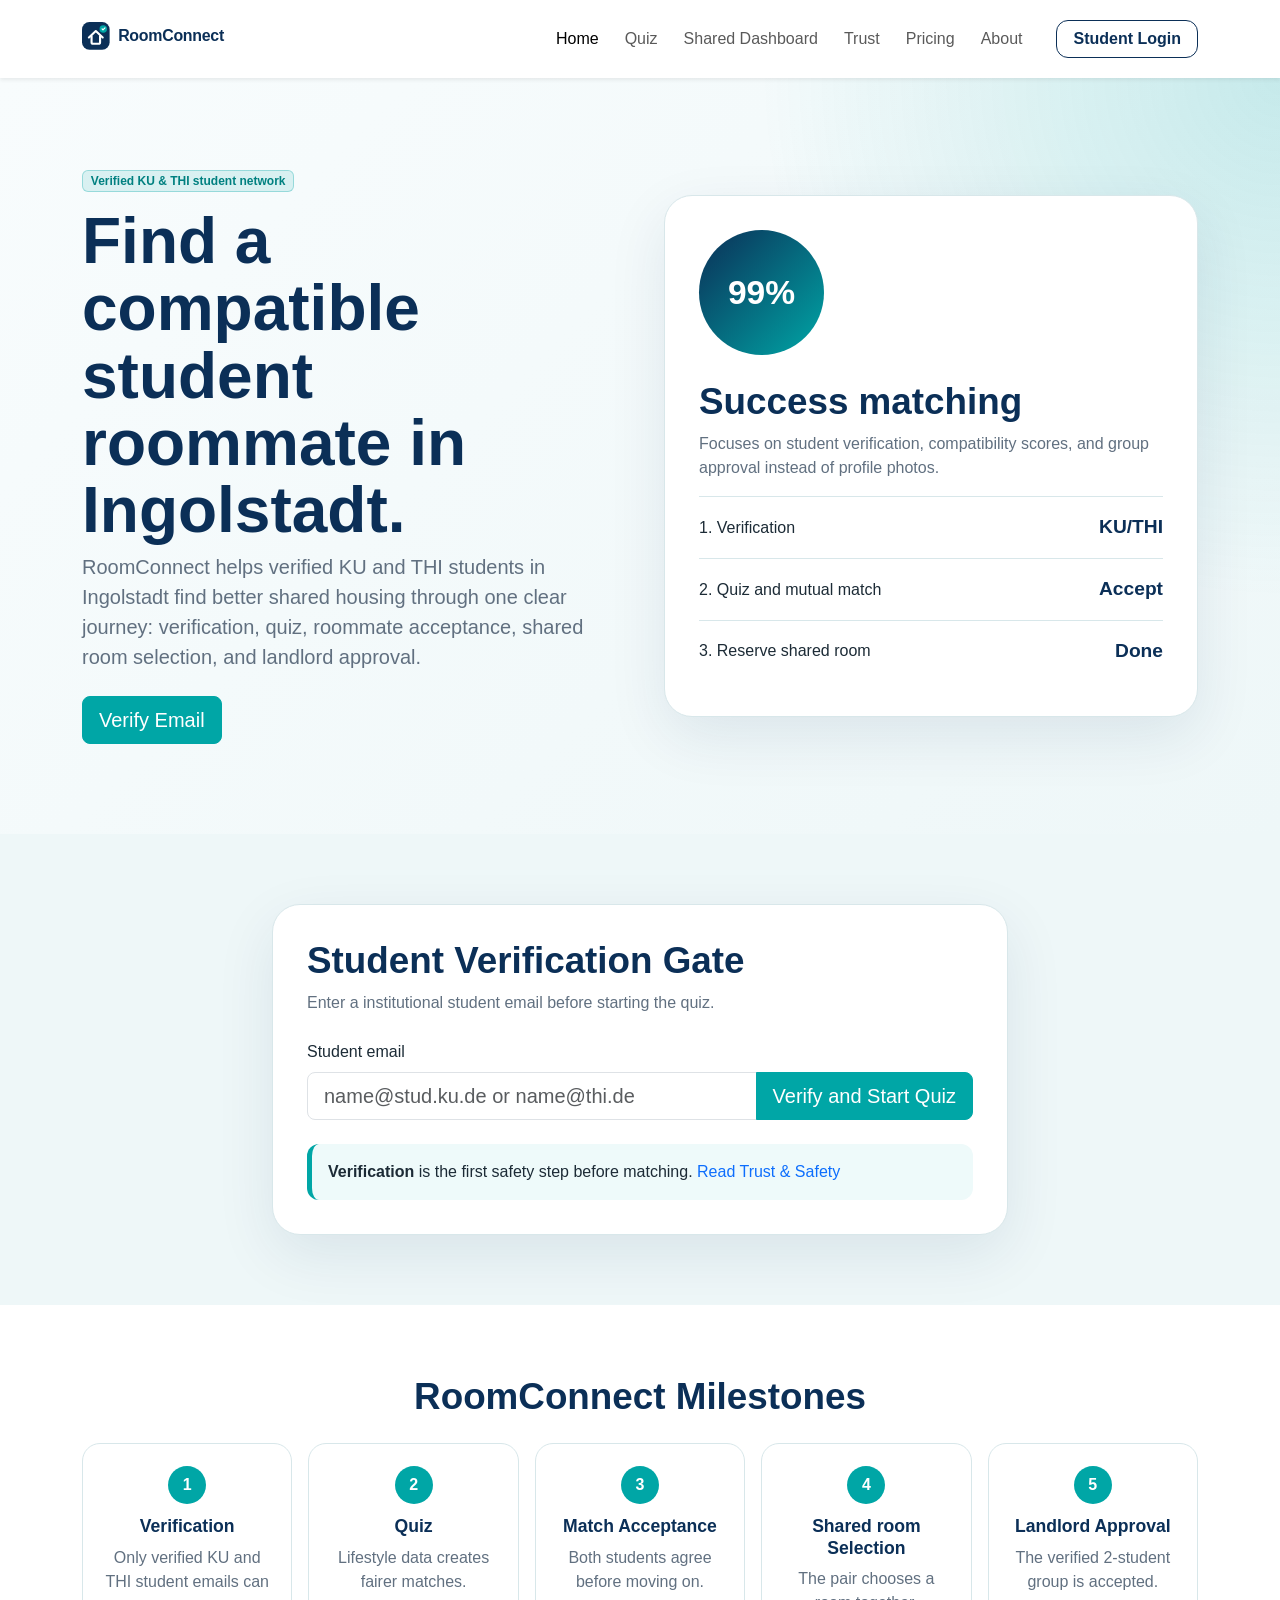
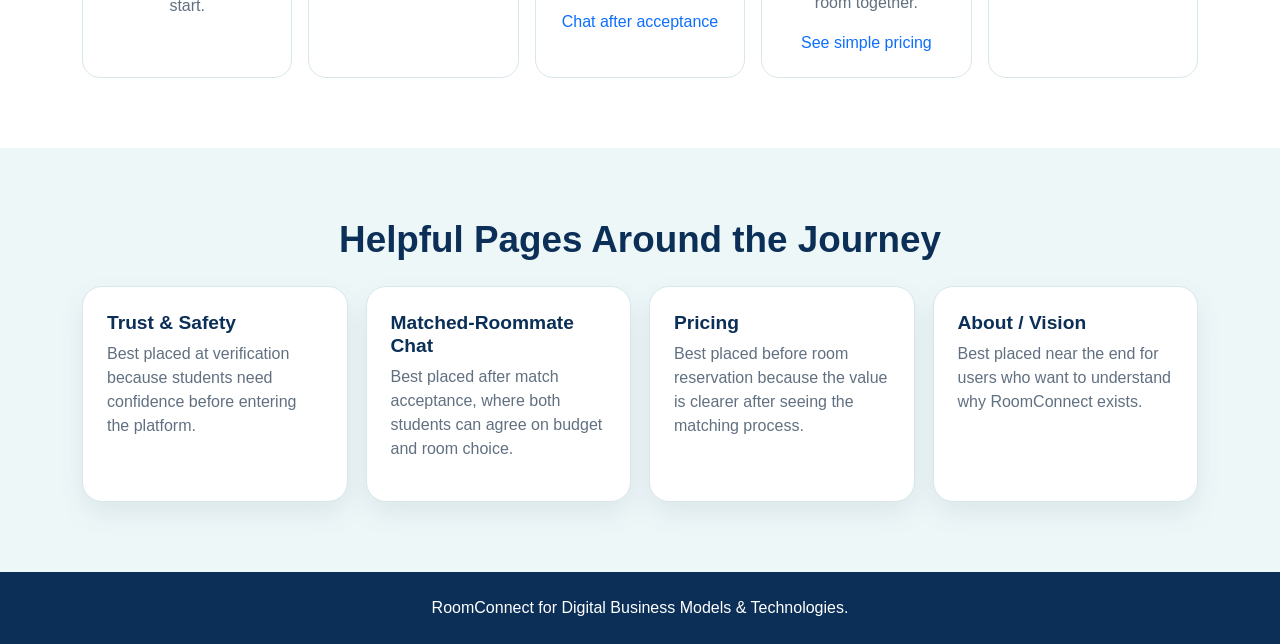
<file: index.html>
<!DOCTYPE html>
<html lang="en">
<head>
    <meta charset="UTF-8">
    <meta name="viewport" content="width=device-width, initial-scale=1.0">
    <meta name="keywords" content="RoomConnect, WFI,THI, roommate matching, student housing, Ingolstadt">
    <title>RoomConnect | Student Roommate Matcher</title>
    <link href="https://cdn.jsdelivr.net/npm/bootstrap@5.3.3/dist/css/bootstrap.min.css" rel="stylesheet">
    <link rel="stylesheet" href="style.css">
</head>
<body>
    <nav class="navbar navbar-expand-lg navbar-light bg-white shadow-sm">
    <div class="container">
        <a class="navbar-brand brand-mark" href="index.html">
            <img src="roomconnect_nav.svg" alt="RoomConnect logo" class="brand-logo-full">
        </a>

        <button
            class="navbar-toggler"
            type="button"
            data-bs-toggle="collapse"
            data-bs-target="#mainNavbar"
            aria-controls="mainNavbar"
            aria-expanded="false"
            aria-label="Toggle navigation"
        >
            <span class="navbar-toggler-icon"></span>
        </button>

<div class="collapse navbar-collapse" id="mainNavbar">
    <div class="navbar-nav ms-auto align-items-lg-center">
        <a class="nav-link active" href="index.html">Home</a>
        <a class="nav-link" href="quiz.html">Quiz</a>
        <a class="nav-link" href="lessons.php">Shared Dashboard</a>
        <a class="nav-link" href="trust-safety.html">Trust</a>
        <a class="nav-link" href="pricing.html">Pricing</a>
        <a class="nav-link" href="about.html">About</a>
        <a class="btn btn-outline-primary-blue nav-login-btn ms-lg-3 mt-3 mt-lg-0" href="#">Student Login</a>
    </div>
</div>
    </div>
</nav>

    <main>
        <section class="hero-section">
            <div class="container">
                <div class="row align-items-center g-5">
                    <div class="col-lg-6">
                        <span class="badge trust-badge mb-3">Verified KU & THI student network</span>
                        <h1>Find a compatible student roommate in Ingolstadt.</h1>
                        <p class="lead">
                            RoomConnect helps verified KU and THI students in Ingolstadt find better shared housing through one clear journey: verification, quiz, roommate acceptance, shared room selection, and landlord approval.
                        </p>
                        <div class="d-flex flex-wrap gap-3 mt-4">
                            <a href="#wfi-gate" class="btn btn-teal btn-lg">Verify Email</a>
                        </div>
                    </div>

                    <div class="col-lg-6">
                        <div class="hero-card">
                            <div class="score-circle">99%</div>
                            <h2>Success matching</h2>
                            <p>
                                Focuses on student verification, compatibility scores, and group approval
                                instead of profile photos.
                            </p>
                            <div class="mini-metric">
                                <span>1. Verification</span>
                                <strong>KU/THI</strong>
                            </div>
                            <div class="mini-metric">
                                <span>2. Quiz and mutual match</span>
                                <strong>Accept</strong>
                            </div>
                            <div class="mini-metric">
                                <span>3. Reserve shared room</span>
                                <strong>Done</strong>
                            </div>
                        </div>
                    </div>
                </div>
            </div>
        </section>

        <section id="wfi-gate" class="section-padding bg-soft">
            <div class="container">
                <div class="row justify-content-center">
                    <div class="col-lg-8">
                        <div class="content-card">
                            <h2>Student Verification Gate</h2>
                            <p>
                                Enter a institutional student email before starting the quiz.
                            </p>

                            <form id="verificationForm" class="gate-form">
                                <label for="studentEmail" class="form-label">Student email</label>
                                <div class="input-group input-group-lg">
                                    <input
                                        type="email"
                                        class="form-control"
                                        id="studentEmail"
                                        placeholder="name@stud.ku.de or name@thi.de"
                                        required
                                    >
                                    <button class="btn btn-teal" type="submit">Verify and Start Quiz</button>
                                </div>
                                <p id="emailMessage" class="form-message mt-3"></p>
                            </form>

                            <div class="support-note mt-4">
                                <strong>Verification</strong>
                                is the first safety step before matching.
                                <a href="trust-safety.html">Read Trust &amp; Safety</a>
                            </div>
                        </div>
                    </div>
                </div>
            </div>
        </section>

        <section class="section-padding">
            <div class="container">
                <h2 class="text-center mb-4">RoomConnect Milestones</h2>
                <div class="pipeline-grid">
                    <div class="pipeline-step">
                        <span>1</span>
                        <h3>Verification</h3>
                        <p>Only verified KU and THI student emails can start.</p>
                    </div>
                    <div class="pipeline-step">
                        <span>2</span>
                        <h3>Quiz</h3>
                        <p>Lifestyle data creates fairer matches.</p>
                    </div>
                    <div class="pipeline-step">
                        <span>3</span>
                        <h3>Match Acceptance</h3>
                        <p>Both students agree before moving on.</p>
                        <a href="lessons.php">Chat after acceptance</a>
                    </div>
                    <div class="pipeline-step">
                        <span>4</span>
                        <h3>Shared room Selection</h3>
                        <p>The pair chooses a room together.</p>
                        <a href="pricing.html">See simple pricing</a>
                    </div>
                    <div class="pipeline-step">
                        <span>5</span>
                        <h3>Landlord Approval</h3>
                        <p>The verified 2-student group is accepted.</p>
                    </div>
                </div>
            </div>
        </section>

        <section class="section-padding bg-soft">
            <div class="container">
                <h2 class="text-center mb-4">Helpful Pages Around the Journey</h2>
                <div class="support-grid">
                    <a href="trust-safety.html" class="support-card">
                        <h3>Trust &amp; Safety</h3>
                        <p>Best placed at verification because students need confidence before entering the platform.</p>
                    </a>

                    <a href="lessons.php" class="support-card">
                        <h3>Matched-Roommate Chat</h3>
                        <p>Best placed after match acceptance, where both students can agree on budget and room choice.</p>
                    </a>

                    <a href="pricing.html" class="support-card">
                        <h3>Pricing</h3>
                        <p>Best placed before room reservation because the value is clearer after seeing the matching process.</p>
                    </a>

                    <a href="about.html" class="support-card">
                        <h3>About / Vision</h3>
                        <p>Best placed near the end for users who want to understand why RoomConnect exists.</p>
                    </a>
                </div>
            </div>
        </section>
    </main>

    <footer class="site-footer">
        <div class="container">
            <p>RoomConnect for Digital Business Models & Technologies.</p>
        </div>
    </footer>

    <script>
        // Beginner-friendly front-end validation for the mock verification gate.
        document.getElementById("verificationForm").addEventListener("submit", function (event) {
            event.preventDefault();

            var emailInput = document.getElementById("studentEmail");
            var message = document.getElementById("emailMessage");
            var email = emailInput.value.trim().toLowerCase();

            if (email.endsWith("@stud.ku.de") || email.endsWith("@thi.de")) {
                message.textContent = "Verified. Redirecting to the compatibility quiz...";
                message.className = "form-message success mt-3";

                setTimeout(function () {
                    window.location.href = "quiz.html";
                }, 900);
            } else {
                message.textContent = "Please use a valid student email ending in @stud.ku.de or @thi.de.";
                message.className = "form-message error mt-3";
            }
        });
    </script>
    </script>
<script src="https://cdn.jsdelivr.net/npm/bootstrap@5.3.3/dist/js/bootstrap.bundle.min.js"></script>
</body>
</body>
</html>
</file>
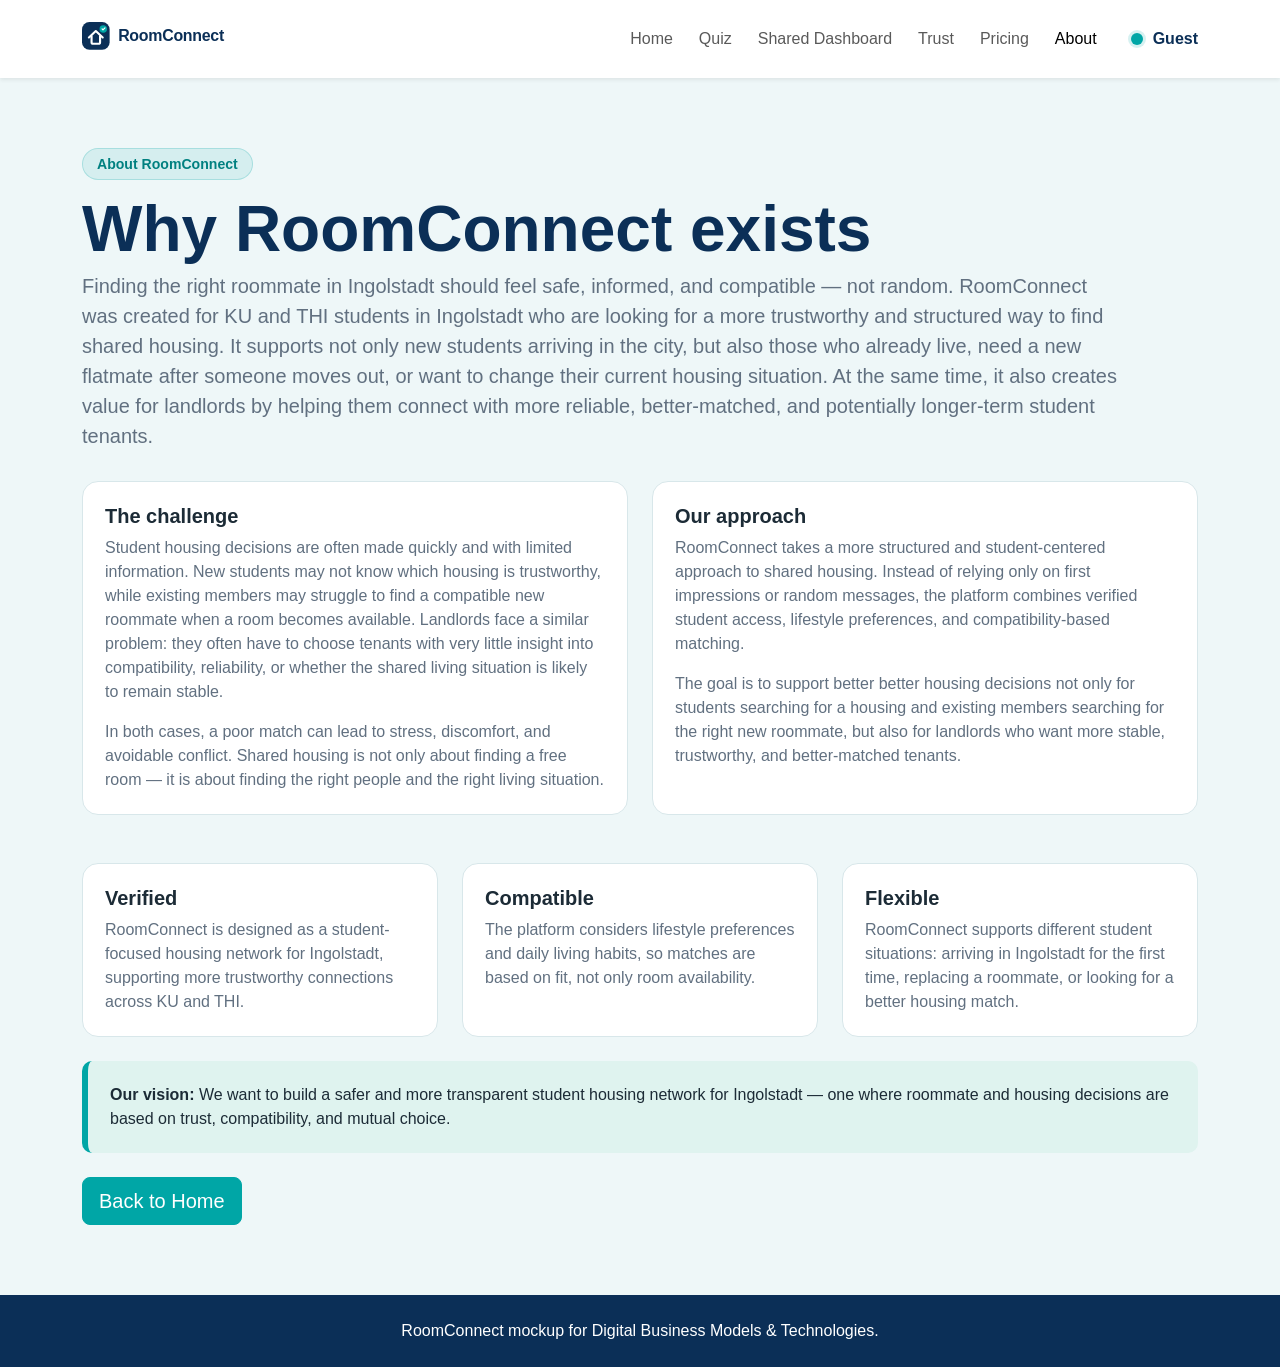
<file: about.html>
<!DOCTYPE html>
<html lang="en">
<head>
    <meta charset="UTF-8">
    <meta name="viewport" content="width=device-width, initial-scale=1.0">
    <meta name="keywords" content="RoomConnect mission, Ingolstadt student housing, KU THI roommate matching">
    <title>RoomConnect | About</title>
    <link href="https://cdn.jsdelivr.net/npm/bootstrap@5.3.3/dist/css/bootstrap.min.css" rel="stylesheet">
    <link rel="stylesheet" href="style.css">
</head>
<body>
    <nav class="navbar navbar-expand-lg navbar-light bg-white shadow-sm">
        <div class="container">
            <a class="navbar-brand brand-mark" href="index.html">
                <img src="roomconnect_nav.svg" alt="RoomConnect logo" class="brand-logo-full">
            </a>

            <button
                class="navbar-toggler"
                type="button"
                data-bs-toggle="collapse"
                data-bs-target="#mainNavbar"
                aria-controls="mainNavbar"
                aria-expanded="false"
                aria-label="Toggle navigation"
            >
                <span class="navbar-toggler-icon"></span>
            </button>

<div class="collapse navbar-collapse" id="mainNavbar">
    <div class="navbar-nav ms-auto align-items-lg-center">
        <a class="nav-link" href="index.html">Home</a>
        <a class="nav-link" href="quiz.html">Quiz</a>
        <a class="nav-link" href="lessons.php">Shared Dashboard</a>
        <a class="nav-link" href="trust-safety.html">Trust</a>
        <a class="nav-link" href="pricing.html">Pricing</a>
        <a class="nav-link active" href="about.html">About</a>
        <div class="nav-user-inline ms-lg-3 mt-3 mt-lg-0">
            <span class="nav-user-dot"></span>
            <span class="nav-user-inline-name" id="navUserName">Guest</span>
        </div>
    </div>
</div>
        </div>
    </nav>

    <main class="section-padding bg-soft min-vh-100">
        <div class="container">
            <div class="about-intro">
                <span class="about-kicker">About RoomConnect</span>

                <h1>Why RoomConnect exists</h1>

                <p class="lead">
                    Finding the right roommate in Ingolstadt should feel safe, informed, and compatible — not random. RoomConnect was created for KU and THI students in Ingolstadt who are looking for a more trustworthy and structured way to find shared housing. It supports not only new students arriving in the city, but also those who already live, need a new flatmate after someone moves out, or want to change their current housing situation. At the same time, it also creates value for landlords by helping them connect with more reliable, better-matched, and potentially longer-term student tenants.
                </p>
            </div>

            <div class="row g-4">
                <div class="col-lg-6">
                    <div class="simple-card h-100">
                        <h2>The challenge</h2>
                        <p>
                            Student housing decisions are often made quickly and with limited information. New students may not know which housing is trustworthy, while existing members may struggle to find a compatible new roommate when a room becomes available. Landlords face a similar problem: they often have to choose tenants with very little insight into compatibility, reliability, or whether the shared living situation is likely to remain stable.
                        </p>
                        <p class="mb-0">
                            In both cases, a poor match can lead to stress, discomfort, and avoidable conflict. Shared housing is not only about finding a free room — it is about finding the right people and the right living situation.
                        </p>
                    </div>
                </div>

                <div class="col-lg-6">
                    <div class="simple-card h-100">
                        <h2>Our approach</h2>
                        <p>
                            RoomConnect takes a more structured and student-centered approach to shared housing. Instead of relying only on first impressions or random messages, the platform combines verified student access, lifestyle preferences, and compatibility-based matching.
                        </p>
                        <p class="mb-0">
                            The goal is to support better better housing decisions not only for students searching for a housing and existing members searching for the right new roommate, but also for landlords who want more stable, trustworthy, and better-matched tenants.
                        </p>
                    </div>
                </div>
            </div>

            <div class="row g-4 mt-4">
                <div class="col-md-4">
                    <div class="simple-card value-card h-100">
                        <h2>Verified</h2>
                        <p class="mb-0">
                            RoomConnect is designed as a student-focused housing network for Ingolstadt, supporting more trustworthy connections across KU and THI.
                        </p>
                    </div>
                </div>

                <div class="col-md-4">
                    <div class="simple-card value-card h-100">
                        <h2>Compatible</h2>
                        <p class="mb-0">
                            The platform considers lifestyle preferences and daily living habits, so matches are based on fit, not only room availability.
                        </p>
                    </div>
                </div>

                <div class="col-md-4">
                    <div class="simple-card value-card h-100">
                        <h2>Flexible</h2>
                        <p class="mb-0">
                            RoomConnect supports different student situations: arriving in Ingolstadt for the first time, replacing a roommate, or looking for a better housing match.
                        </p>
                    </div>
                </div>
            </div>

            <div class="core-message mt-4">
                <strong>Our vision:</strong>
                We want to build a safer and more transparent student housing network for Ingolstadt — one where roommate and housing decisions are based on trust, compatibility, and mutual choice.
            </div>

            <a href="index.html" class="btn btn-teal btn-lg mt-4">Back to Home</a>
        </div>
    </main>

    <footer class="site-footer">
        <div class="container">
            <p>RoomConnect mockup for Digital Business Models &amp; Technologies.</p>
        </div>
    </footer>

    <script>
        (function () {
            const navUserName = document.getElementById("navUserName");
            if (!navUserName) return;

            const savedName = document.cookie
                .split("; ")
                .find((row) => row.startsWith("roomconnect_name="));

            if (savedName) {
                const name = decodeURIComponent(savedName.split("=")[1]);
                if (name) navUserName.textContent = name;
            }
        })();
    </script>
    <script src="https://cdn.jsdelivr.net/npm/bootstrap@5.3.3/dist/js/bootstrap.bundle.min.js"></script>
</body>
</html>
</file>
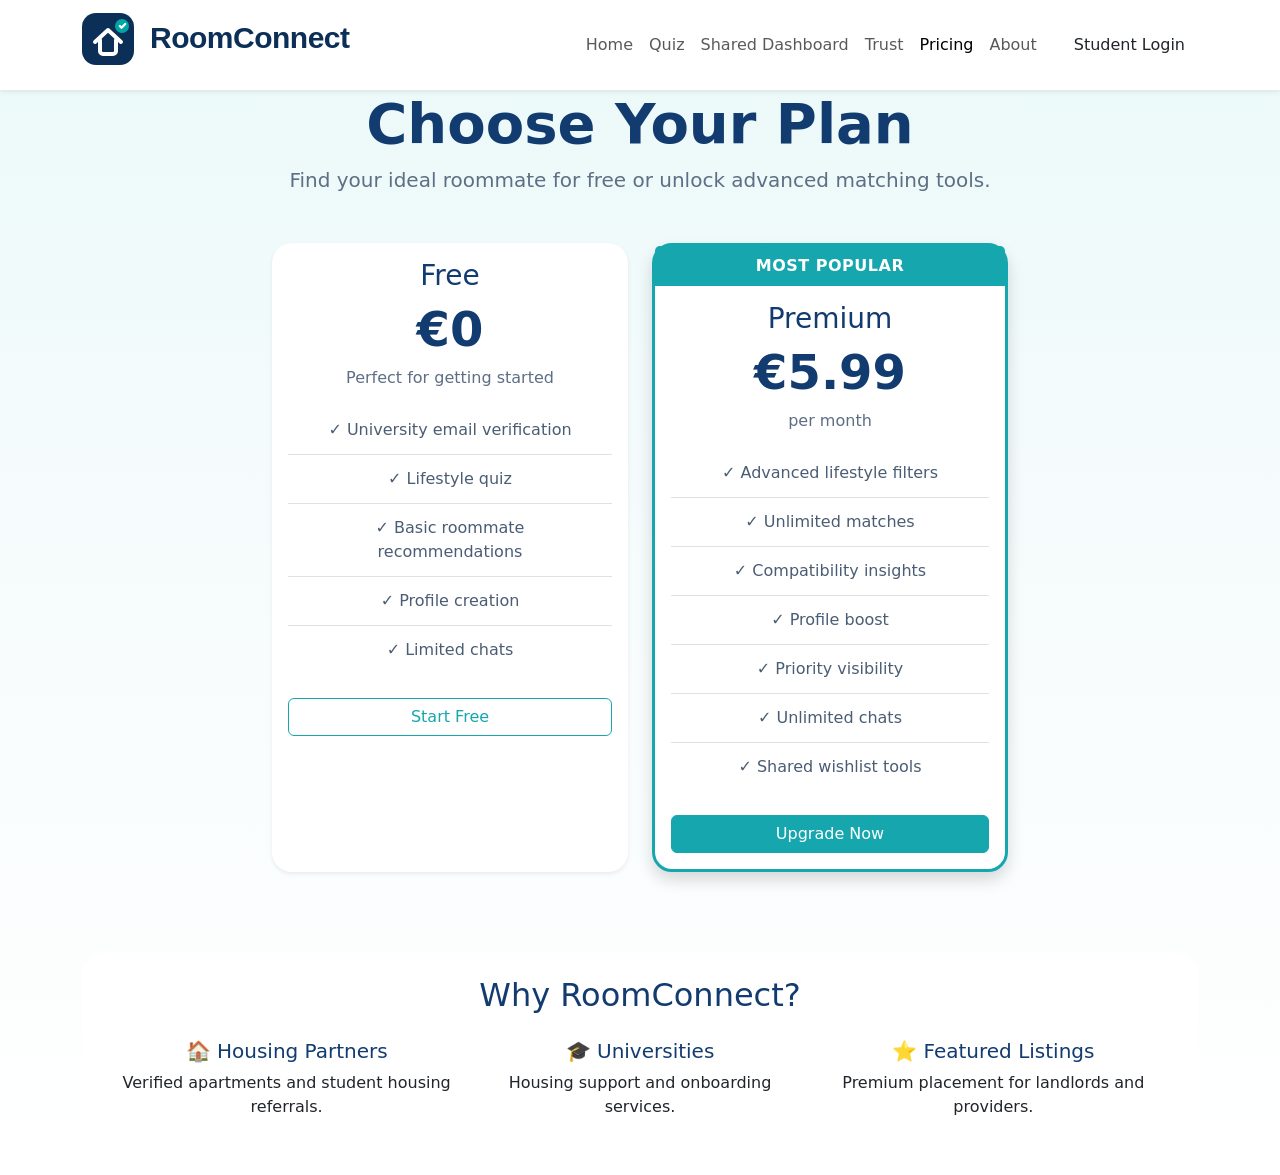
<file: pricing.html>
<!DOCTYPE html>
<html lang="en">

<head>
    <meta charset="UTF-8">
    <meta name="viewport" content="width=device-width, initial-scale=1.0">

    <title>RoomConnect Plans</title>

    <!-- Bootstrap -->
    <link href="https://cdn.jsdelivr.net/npm/bootstrap@5.3.3/dist/css/bootstrap.min.css" rel="stylesheet">
    <!-- 
    <style>
        body {
            background-color: #f7f8fc;
        }

        .section-padding {
            padding: 70px 0;
        }

        .card {
            border-radius: 16px;
            overflow: hidden;
            transition: transform 0.3s ease;
        }

        .card:hover {
            transform: translateY(-8px);
        }

        .card-header {
            font-weight: 700;
        }

        .list-group-item {
            border: none;
        }

        .btn {
            border-radius: 10px;
        }
    </style> -->

    <style>
        /* ===== RoomConnect Landing Style ===== */

        body {
            background: linear-gradient(180deg,
                    #eaf9f8 0%,
                    #f5fbfc 40%,
                    #ffffff 100%);
        }

        /* Main heading */
        .display-4 {
            color: #123b70;
            font-weight: 800;
        }

        /* Secondary text */
        .lead,
        .text-muted {
            color: #5e6e84 !important;
        }

        /* Section title */
        h2,
        h3,
        h5 {
            color: #123b70;
        }

        /* Cards */
        .card {
            border-radius: 20px;
            border: none;
            background: #ffffff;
            box-shadow: 0 8px 30px rgba(18, 59, 112, 0.08);
            transition: all 0.3s ease;
        }

        .card:hover {
            transform: translateY(-6px);
            box-shadow: 0 15px 40px rgba(18, 59, 112, 0.12);
        }

        /* Premium card */
        .border-green {
            border: 3px solid #16a7ae !important;
        }

        /* Most Popular Badge */
        .card-header {
            background: #16a7ae !important;
            color: white !important;
            border: none;
            font-weight: 700;
            letter-spacing: 0.5px;
        }

        /* Free button */
        .btn-outline-primary {
            border-color: #16a7ae;
            color: #16a7ae;
        }

        .btn-outline-primary:hover {
            background: #16a7ae;
            border-color: #16a7ae;
            color: white;
        }

        /* Premium button */
        .btn-primary {
            background: #16a7ae !important;
            border-color: #16a7ae !important;
        }

        .btn-primary:hover {
            background: #138f95 !important;
            border-color: #138f95 !important;
        }

        /* Price */
        .display-5 {
            color: #123b70;
        }

        /* Features */
        .list-group-item {
            color: #4b5d74;
            font-weight: 500;
            padding-top: 12px;
            padding-bottom: 12px;
        }

        /* Why RoomConnect section */
        section.mt-5 {
            background: rgba(255, 255, 255, 0.8);
            border-radius: 24px;
            padding: 40px;
            margin-top: 80px !important;
            backdrop-filter: blur(10px);
        }

        /* Decorative title highlight */
        /* .text-center.mb-5::before {
    content: "Verified KU & THI student network";
    display: inline-block;
    background: rgba(22,167,174,.12);
    color: #0f8b91;
    border: 1px solid rgba(22,167,174,.25);
    padding: 10px 20px;
    border-radius: 14px;
    font-weight: 700;
    margin-bottom: 20px;
    margin-top: 0dvb;
} */
    </style>
</head>

<body>
    <header>
        <nav class="navbar navbar-expand-lg navbar-light bg-white shadow-sm">
            <div class="container">
                <a class="navbar-brand brand-mark" href="index.html">
                    <img src="roomconnect_nav.svg" alt="RoomConnect logo" class="brand-logo-full">
                </a>

                <button class="navbar-toggler" type="button" data-bs-toggle="collapse" data-bs-target="#mainNavbar"
                    aria-controls="mainNavbar" aria-expanded="false" aria-label="Toggle navigation">
                    <span class="navbar-toggler-icon"></span>
                </button>

                <div class="collapse navbar-collapse" id="mainNavbar">
                    <div class="navbar-nav ms-auto align-items-lg-center">
                        <a class="nav-link" href="index.html">Home</a>
                        <a class="nav-link" href="quiz.html">Quiz</a>
                        <a class="nav-link" href="lessons.php">Shared Dashboard</a>
                        <a class="nav-link" href="trust-safety.html">Trust</a>
                        <a class="nav-link active" href="pricing.html">Pricing</a>
                        <a class="nav-link" href="about.html">About</a>
                        <a class="btn btn-outline-primary-blue nav-login-btn ms-lg-3 mt-3 mt-lg-0" href="#">Student
                            Login</a>
                    </div>
                </div>
            </div>
        </nav>
    </header>
    <main class="section-padding min-vh-100">
        <div class="container">

            <!-- Page title -->
            <div class="text-center mb-5">
                <h1 class="display-4 fw-bold">Choose Your Plan</h1>

                <p class="lead">
                    Find your ideal roommate for free or unlock advanced matching tools.
                </p>
            </div>

            <!-- Plans -->
            <div class="row g-4 justify-content-center">

                <!-- Free Plan -->
                <div class="col-lg-4">
                    <div class="card h-100 shadow-sm border-0">
                        <div class="card-body text-center">
                            <h3>Free</h3>
                            <h2 class="display-5 fw-bold">€0</h2>

                            <p class="text-muted">
                                Perfect for getting started
                            </p>

                            <ul class="list-group list-group-flush mb-4">
                                <li class="list-group-item">✓ University email verification</li>
                                <li class="list-group-item">✓ Lifestyle quiz</li>
                                <li class="list-group-item">✓ Basic roommate recommendations</li>
                                <li class="list-group-item">✓ Profile creation</li>
                                <li class="list-group-item">✓ Limited chats</li>
                            </ul>

                            <a href="quiz.html" class="btn btn-outline-primary w-100">
                                Start Free
                            </a>
                        </div>
                    </div>
                </div>

                <!-- Premium Plan -->
                <div class="col-lg-4">
                    <div class="card h-100 shadow border-green">

                        <div class="card-header bg-primary text-white text-center">
                            MOST POPULAR
                        </div>

                        <div class="card-body text-center">
                            <h3>Premium</h3>
                            <h2 class="display-5 fw-bold">€5.99</h2>

                            <p class="text-muted">
                                per month
                            </p>

                            <div id="premium-default">
                                <ul class="list-group list-group-flush mb-4">
                                    <li class="list-group-item">✓ Advanced lifestyle filters</li>
                                    <li class="list-group-item">✓ Unlimited matches</li>
                                    <li class="list-group-item">✓ Compatibility insights</li>
                                    <li class="list-group-item">✓ Profile boost</li>
                                    <li class="list-group-item">✓ Priority visibility</li>
                                    <li class="list-group-item">✓ Unlimited chats</li>
                                    <li class="list-group-item">✓ Shared wishlist tools</li>
                                </ul>

                                <button onclick="showCheckout()" class="btn btn-primary w-100">
                                    Upgrade Now
                                </button>
                            </div>

                            <div id="premium-checkout" style="display: none; text-align: left;">
                                <h5 class="mb-3 text-center">Checkout</h5>
                                <form id="checkout-form" onsubmit="handleCheckout(event)">
                                    <div class="mb-3">
                                        <label class="form-label text-muted fw-bold">Name on Card</label>
                                        <input type="text" class="form-control" required>
                                    </div>
                                    <div class="mb-3">
                                        <label class="form-label text-muted fw-bold">Credit Card Number</label>
                                        <input type="text" id="cc-number" class="form-control" placeholder="16 digits"
                                            maxlength="16" oninput="this.value = this.value.replace(/[^0-9]/g, '');"
                                            required>
                                        <div id="cc-error" class="text-danger mt-1 fw-bold"
                                            style="display: none; font-size: 0.875em;">Must be exactly 16 digits.</div>
                                    </div>
                                    <button type="submit" class="btn btn-primary w-100 mb-2">Submit Payment</button>
                                    <button type="button" onclick="hideCheckout()"
                                        class="btn btn-outline-secondary w-100">Cancel</button>
                                </form>
                            </div>
                        </div>
                    </div>
                </div>

                <!-- Premium Plus Plan -->
                <!-- <div class="col-lg-4">
                <div class="card h-100 shadow-sm border-success">
                    <div class="card-body text-center">
                        <h3>Premium Plus</h3>
                        <h2 class="display-5 fw-bold">€11.99</h2>

                        <p class="text-muted">
                            per month
                        </p>

                        <ul class="list-group list-group-flush mb-4">
                            <li class="list-group-item">✓ Everything in Premium</li>
                            <li class="list-group-item">✓ Apartment recommendations</li>
                            <li class="list-group-item">✓ Group roommate matching</li>
                            <li class="list-group-item">✓ Priority support</li>
                            <li class="list-group-item">✓ Application tracking</li>
                            <li class="list-group-item">✓ Urgent search badge</li>
                        </ul>

                        <a href="#" class="btn btn-success w-100">
                            Go Premium Plus
                        </a>
                    </div>
                </div>
            </div> -->

            </div>

            <!-- Additional information -->
            <section class="mt-5 pt-4">
                <h2 class="text-center mb-4">Why RoomConnect?</h2>

                <div class="row text-center g-4">

                    <div class="col-md-4">
                        <h5>🏠 Housing Partners</h5>
                        <p>Verified apartments and student housing referrals.</p>
                    </div>

                    <div class="col-md-4">
                        <h5>🎓 Universities</h5>
                        <p>Housing support and onboarding services.</p>
                    </div>

                    <div class="col-md-4">
                        <h5>⭐ Featured Listings</h5>
                        <p>Premium placement for landlords and providers.</p>
                    </div>

                </div>
            </section>

        </div>
    </main>

    <!-- Bootstrap JavaScript -->
    <script src="https://cdn.jsdelivr.net/npm/bootstrap@5.3.3/dist/js/bootstrap.bundle.min.js"></script>

    <script>
        function showCheckout() {
            document.getElementById('premium-default').style.display = 'none';
            document.getElementById('premium-checkout').style.display = 'block';
        }

        function hideCheckout() {
            document.getElementById('premium-checkout').style.display = 'none';
            document.getElementById('premium-default').style.display = 'block';
            document.getElementById('checkout-form').reset();
            document.getElementById('cc-error').style.display = 'none';
        }

        function handleCheckout(event) {
            event.preventDefault();
            const ccInput = document.getElementById('cc-number').value;
            const errorDiv = document.getElementById('cc-error');

            if (ccInput.length === 16 && /^\d+$/.test(ccInput)) {
                errorDiv.style.display = 'none';
                // Show a simple alert for feedback before redirecting
                alert('Payment successful! Redirecting to quiz...');
                window.location.href = 'quiz.html';
            } else {
                errorDiv.style.display = 'block';
            }
        }
    </script>

</body>

</html>
</file>
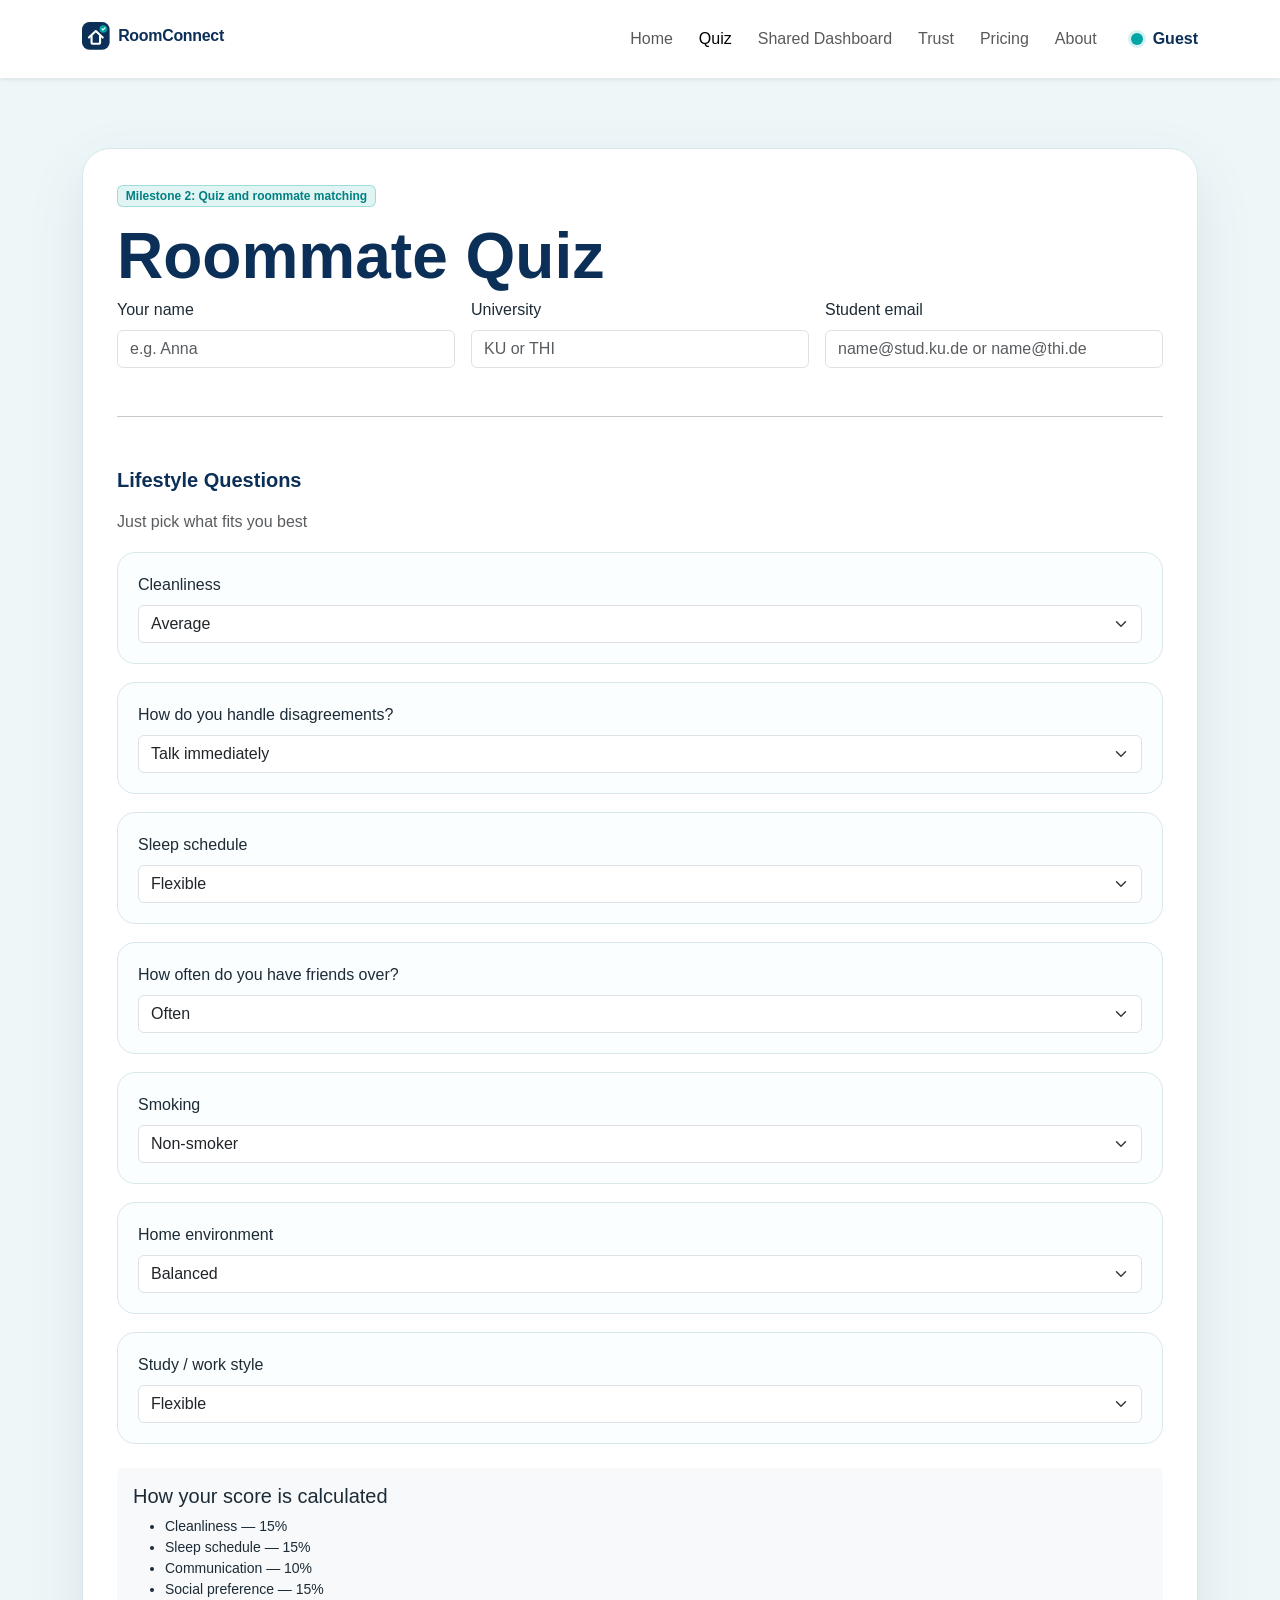
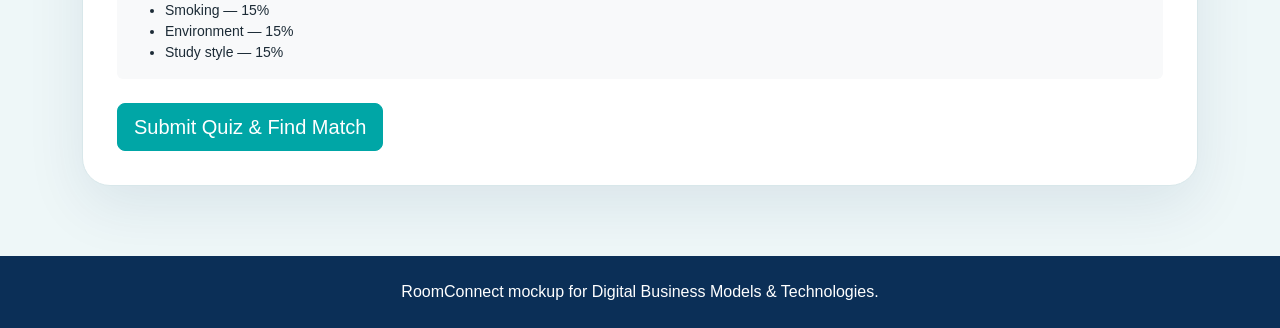
<file: quiz.html>
<!DOCTYPE html>
<html lang="en">
<head>
    <meta charset="UTF-8">
    <meta name="viewport" content="width=device-width, initial-scale=1.0">
    <meta name="keywords" content="RoomConnect quiz, WFI roommate compatibility, WG matching">
    <title>RoomConnect | Quiz and Roommate Match</title>

    <link href="https://cdn.jsdelivr.net/npm/bootstrap@5.3.3/dist/css/bootstrap.min.css" rel="stylesheet">
    <link rel="stylesheet" href="style.css">
</head>

<body>

<nav class="navbar navbar-expand-lg navbar-light bg-white shadow-sm">
    <div class="container">
        <a class="navbar-brand brand-mark" href="index.html">
            <img src="roomconnect_nav.svg" alt="RoomConnect logo" class="brand-logo-full">
        </a>
        <button class="navbar-toggler" type="button" data-bs-toggle="collapse" data-bs-target="#mainNavbar"
            aria-controls="mainNavbar" aria-expanded="false" aria-label="Toggle navigation">
            <span class="navbar-toggler-icon"></span>
        </button>
        <div class="collapse navbar-collapse" id="mainNavbar">
            <div class="navbar-nav ms-auto align-items-lg-center">
                <a class="nav-link" href="index.html">Home</a>
                <a class="nav-link active" href="quiz.html">Quiz</a>
                <a class="nav-link" href="lessons.php">Shared Dashboard</a>
                <a class="nav-link" href="trust-safety.html">Trust</a>
                <a class="nav-link" href="pricing.html">Pricing</a>
                <a class="nav-link" href="about.html">About</a>
                <div class="nav-user-inline ms-lg-3 mt-3 mt-lg-0">
                    <span class="nav-user-dot"></span>
                    <span class="nav-user-inline-name" id="navUserName">Guest</span>
                </div>
            </div>
        </div>
    </div>
</nav>

<main class="section-padding bg-soft min-vh-100">
    <div class="container">
        <div class="content-card">

            <span class="badge trust-badge mb-3">Milestone 2: Quiz and roommate matching</span>

            <h1>Roommate Quiz</h1>

            <div id="formAlert" class="alert alert-danger d-none" role="alert"></div>

            <form id="quizForm" class="mt-2" novalidate>

                <div class="row g-3">
                    <div class="col-md-4">
                        <label for="name" class="form-label">Your name</label>
                        <input type="text" class="form-control" id="name" name="name" placeholder="e.g. Anna" required>
                    </div>
                    <div class="col-md-4">
                        <label for="university" class="form-label">University</label>
                        <input type="text" class="form-control" id="university" name="university" placeholder="KU or THI" required>
                    </div>
                    <div class="col-md-4">
                        <label for="email" class="form-label">Student email</label>
                        <input type="email" class="form-control" id="email" name="email"
                            placeholder="name@stud.ku.de or name@thi.de" required>
                    </div>
                </div>

                <hr class="my-5">

                <fieldset>
                    <legend class="form-section-title">Lifestyle Questions</legend>
                    <p class="text-muted">Just pick what fits you best</p>

                    <div class="slider-card">
                        <label class="form-label" for="cleanliness">Cleanliness</label>
                        <select class="form-select" id="cleanliness" name="cleanliness">
                            <option value="1">Very relaxed</option>
                            <option value="2">Slightly organized</option>
                            <option value="3" selected>Average</option>
                            <option value="4">Very tidy</option>
                            <option value="5">Extremely clean</option>
                        </select>
                    </div>

                    <div class="slider-card">
                        <label class="form-label" for="communication">How do you handle disagreements?</label>
                        <select class="form-select" id="communication" name="communication">
                            <option value="1">Talk immediately</option>
                            <option value="2">Calm discussion later</option>
                            <option value="3">Avoid confrontation</option>
                            <option value="4">Prefer calling</option>
                            <option value="5">Prefer texting</option>
                        </select>
                    </div>

                    <div class="slider-card">
                        <label class="form-label" for="sleep">Sleep schedule</label>
                        <select class="form-select" id="sleep" name="sleep">
                            <option value="1">Early sleeper (before 10 pm)</option>
                            <option value="2">Mostly early</option>
                            <option value="3" selected>Flexible</option>
                            <option value="4">Late sleeper</option>
                            <option value="5">Night owl (after 1 am)</option>
                        </select>
                    </div>

                    <div class="slider-card">
                        <label class="form-label" for="friends">How often do you have friends over?</label>
                        <select class="form-select" id="friends" name="friends">
                            <option value="1">Almost never</option>
                            <option value="2">Rarely</option>
                            <option value="3">Sometimes</option>
                            <option value="4" selected>Often</option>
                            <option value="5">Very often / parties</option>
                        </select>
                    </div>

                    <div class="slider-card">
                        <label class="form-label" for="smoking">Smoking</label>
                        <select class="form-select" id="smoking" name="smoking">
                            <option value="1">Non-smoker</option>
                            <option value="2">OK with smoking outside</option>
                            <option value="3">Smoker</option>
                        </select>
                    </div>

                    <div class="slider-card">
                        <label class="form-label" for="environment">Home environment</label>
                        <select class="form-select" id="environment" name="environment">
                            <option value="1">Very quiet</option>
                            <option value="2">Mostly quiet</option>
                            <option value="3" selected>Balanced</option>
                            <option value="4">Some background noise</option>
                            <option value="5">Lively / social</option>
                        </select>
                    </div>

                    <div class="slider-card">
                        <label class="form-label" for="study">Study / work style</label>
                        <select class="form-select" id="study" name="study">
                            <option value="1">Complete silence</option>
                            <option value="2">Prefer quiet</option>
                            <option value="3" selected>Flexible</option>
                            <option value="4">Background noise OK</option>
                            <option value="5">Study together</option>
                        </select>
                    </div>
                </fieldset>

                <div class="mt-4 p-3 bg-light rounded">
                    <h4 class="h5 mb-2">How your score is calculated</h4>
                    <ul class="small mb-0">
                        <li>Cleanliness — 15%</li>
                        <li>Sleep schedule — 15%</li>
                        <li>Communication — 10%</li>
                        <li>Social preference — 15%</li>
                        <li>Smoking — 15%</li>
                        <li>Environment — 15%</li>
                        <li>Study style — 15%</li>
                    </ul>
                </div>

                <button type="submit" class="btn btn-teal btn-lg mt-4" id="submitBtn">
                    Submit Quiz &amp; Find Match
                </button>
            </form>

            <div id="scoreResult" class="mt-5 d-none">
                <h2>Your Results</h2>
                <div class="p-4 bg-light rounded mb-3">
                    <h3 id="scoreText" class="h4 mb-2"></h3>
                    <p id="rankingText" class="mb-1"></p>
                    <p id="bestMatchText" class="fw-semibold mb-0"></p>
                </div>
                <h4 class="h6">Your answers (1 = low, 5 = high)</h4>
                <ul id="profileSummary" class="small text-muted"></ul>
                <p class="text-muted small">Tip: change any answer to update your score.</p>
            </div>

            <section id="resultsFeed" class="results-feed mt-4 d-none">
                <h2>Suggested Roommates</h2>
                <div id="primaryMatchContainer" class="mb-4"></div>
                <div id="allMatchesGrid" class="roommate-results-grid"></div>
            </section>

            <section id="rejectedState" class="mt-5 d-none">
                <div class="alert alert-warning mb-4">
                    <strong>Match declined.</strong>
                    This roommate is no longer available or has declined the match request.
                    Please choose someone else below.
                </div>
                <h3>Try these roommates instead</h3>
                <div id="alternativesGrid" class="roommate-results-grid"></div>
            </section>

            <section id="acceptedState" class="accepted-state mt-5 d-none">
                <div class="alert alert-success">
                    <strong>Match accepted!</strong>
                    You and your roommate are confirmed. Continue to the shared dashboard
                    to pick a room together.
                </div>
                <form id="dashboardForm" action="lessons.php" method="post">
                    <input type="hidden" name="name" id="dashboardName">
                    <input type="hidden" name="university" id="dashboardUniversity">
                    <input type="hidden" name="email" id="dashboardEmail">
                    <input type="hidden" name="cleanliness" id="dashboardCleanliness">
                    <input type="hidden" name="communication" id="dashboardCommunication">
                    <input type="hidden" name="friends" id="dashboardFriends">
                    <input type="hidden" name="smoking" id="dashboardSmoking">
                    <input type="hidden" name="sleep" id="dashboardSleep">
                    <input type="hidden" name="environment" id="dashboardEnvironment">
                    <input type="hidden" name="study" id="dashboardStudy">
                    <input type="hidden" name="matched_roommate" id="dashboardRoommate">
                    <button type="submit" class="btn btn-teal btn-lg">Open Shared Dashboard</button>
                </form>
            </section>

        </div>
    </div>
</main>

<footer class="site-footer">
    <div class="container">
        <p>RoomConnect mockup for Digital Business Models &amp; Technologies.</p>
    </div>
</footer>

<script>
(() => {
    "use strict";

    // =========================================================================
    // SCORING MATRIX — maps quiz answers to numbers & finds best match
    // =========================================================================

    const PROFILE_KEYS = ["cleanliness", "sleep", "communication", "social", "smoking", "environment", "study"];

    const COMMUNICATION_SCORES = { immediate: 5, later: 4, text: 2 };
    const SMOKING_SCORES = { no_smoker: 1, outside_ok: 3, smoker: 5 };
    const STUDY_SCORES = { silence: 1, quiet: 2, flexible: 3, background: 4, joint: 5 };

    const MOCK_ROOMMATES = [
        {
            id: "christian",
            name: "Christian",
            initials: "CH",
            tags: ["Email verified", "Clean kitchen", "Quiet weekdays"],
            summary: "Tidy, early sleeper — great if you like a calm, organised flat.",
            scores: { cleanliness: 5, sleep: 2, communication: 4, social: 2, smoking: 1, environment: 2, study: 3 },
            acceptChance: 0.85
        },
        {
            id: "julia",
            name: "Julia",
            initials: "JU",
            tags: ["Email verified", "Early sleeper", "No parties"],
            summary: "Very quiet lifestyle — ideal for focused study weeks.",
            scores: { cleanliness: 4, sleep: 1, communication: 5, social: 1, smoking: 1, environment: 1, study: 2 },
            acceptChance: 0.9
        },
        {
            id: "max",
            name: "Max",
            initials: "MX",
            tags: ["Email verified", "Social flat", "Late nights"],
            summary: "Outgoing and lively — best if you enjoy guests and late evenings.",
            scores: { cleanliness: 2, sleep: 5, communication: 2, social: 5, smoking: 3, environment: 5, study: 4 },
            acceptChance: 0.4
        },
        {
            id: "lena",
            name: "Lena",
            initials: "LE",
            tags: ["Email verified", "Balanced WG", "Shared cooking"],
            summary: "Flexible and easy-going — a safe middle-ground match for most students.",
            scores: { cleanliness: 3, sleep: 3, communication: 4, social: 3, smoking: 1, environment: 3, study: 3 },
            acceptChance: 0.8
        }
    ];

    const PROFILE_LABELS = {
        cleanliness: "Cleanliness",
        sleep: "Sleep schedule",
        communication: "Communication",
        social: "Social / friends",
        smoking: "Smoking",
        environment: "Home environment",
        study: "Study style"
    };

    function buildUserProfile() {
        const communicationRaw = document.getElementById("communication").value;
        const smokingRaw = document.getElementById("smoking").value;
        const studyRaw = document.getElementById("study").value.toLowerCase();

        return {
            cleanliness: Number(document.getElementById("cleanliness").value),
            sleep: Number(document.getElementById("sleep").value),
            communication: COMMUNICATION_SCORES[communicationRaw] ?? 3,
            social: Number(document.getElementById("friends").value),
            smoking: SMOKING_SCORES[smokingRaw] ?? 3,
            environment: Number(document.getElementById("environment").value),
            study: STUDY_SCORES[studyRaw] ?? 3
        };
    }

    function calculateQuizScore(profile) {
        let score = 0;
        score += (profile.cleanliness / 5) * 25;
        score += ((6 - profile.sleep) / 5) * 20;
        score += profile.communication >= 4 ? 20 : 10;
        score += (profile.social / 5) * 15;
        score += profile.smoking === 1 ? 10 : 5;
        score += profile.study <= 2 ? 10 : 7;
        return Math.round(score);
    }

    function calculateMatchPercent(userProfile, roommateScores) {
        let sumSquaredDiff = 0;

        PROFILE_KEYS.forEach((key) => {
            const userVal = userProfile[key] ?? 3;
            const roommateVal = roommateScores[key] ?? 3;
            const diff = userVal - roommateVal;
            sumSquaredDiff += diff * diff;
        });

        const maxDistance = Math.sqrt(PROFILE_KEYS.length * 16);
        const distance = Math.sqrt(sumSquaredDiff);
        return Math.max(0, Math.min(100, Math.round((1 - distance / maxDistance) * 100)));
    }

    function rankRoommates(userProfile, excludeIds = []) {
        return MOCK_ROOMMATES
            .filter((r) => !excludeIds.includes(r.id))
            .map((roommate) => ({
                ...roommate,
                matchPercent: calculateMatchPercent(userProfile, roommate.scores)
            }))
            .sort((a, b) => b.matchPercent - a.matchPercent);
    }

    function getRankingLabel(percent) {
        if (percent >= 90) return "Excellent match";
        if (percent >= 75) return "Good match";
        if (percent >= 60) return "Average match";
        return "Low match — try adjusting your answers or pick another roommate";
    }

    function simulateRoommateResponse(roommate, matchPercent) {
        if (matchPercent >= 78) return "ACCEPTED";
        if (matchPercent < 50) return "REJECTED";
        return Math.random() < roommate.acceptChance ? "ACCEPTED" : "REJECTED";
    }

    function setCookie(name, value, days = 30) {
        const expires = new Date(Date.now() + days * 86400000).toUTCString();
        document.cookie = `${name}=${encodeURIComponent(value)}; expires=${expires}; path=/`;
    }

    function saveSessionCookies(userProfile, roommateName, matchPercent) {
        setCookie("roomconnect_name", document.getElementById("name").value.trim());
        setCookie("roomconnect_university", document.getElementById("university").value.trim());
        setCookie("roomconnect_email", document.getElementById("email").value.trim());
        setCookie("roomconnect_roommate", roommateName);
        setCookie("roomconnect_match_score", String(matchPercent));
        setCookie("roomconnect_profile", JSON.stringify(userProfile));
    }

    function copyQuizDataToDashboard(roommateName) {
        document.getElementById("dashboardName").value = document.getElementById("name").value.trim();
        document.getElementById("dashboardUniversity").value = document.getElementById("university").value.trim();
        document.getElementById("dashboardEmail").value = document.getElementById("email").value.trim();
        document.getElementById("dashboardCleanliness").value = document.getElementById("cleanliness").value;
        document.getElementById("dashboardCommunication").value = document.getElementById("communication").value;
        document.getElementById("dashboardSleep").value = document.getElementById("sleep").value;
        document.getElementById("dashboardFriends").value = document.getElementById("friends").value;
        document.getElementById("dashboardSmoking").value = document.getElementById("smoking").value;
        document.getElementById("dashboardEnvironment").value = document.getElementById("environment").value;
        document.getElementById("dashboardStudy").value = document.getElementById("study").value;
        document.getElementById("dashboardRoommate").value = roommateName;
    }

    // =========================================================================
    // UI RENDERING — forms, cards, accept / reject screens
    // =========================================================================

    const quizForm = document.getElementById("quizForm");
    const formAlert = document.getElementById("formAlert");
    const scoreResult = document.getElementById("scoreResult");
    const resultsFeed = document.getElementById("resultsFeed");
    const rejectedState = document.getElementById("rejectedState");
    const acceptedState = document.getElementById("acceptedState");

    let quizSubmitted = false;
    let userProfile = null;
    let rejectedIds = [];
    let pendingMatch = null;

    function showFormError(message) {
        formAlert.textContent = message;
        formAlert.classList.remove("d-none");
        formAlert.scrollIntoView({ behavior: "smooth", block: "nearest" });
    }

    function hideFormError() {
        formAlert.classList.add("d-none");
        formAlert.textContent = "";
    }

    function validateForm() {
        const name = document.getElementById("name").value.trim();
        const university = document.getElementById("university").value.trim();
        const email = document.getElementById("email").value.trim().toLowerCase();

        if (!name) {
            showFormError("Please enter your name.");
            document.getElementById("name").focus();
            return false;
        }
        if (!university) {
            showFormError("Please enter your university (KU or THI).");
            document.getElementById("university").focus();
            return false;
        }
        if (!email) {
            showFormError("Please enter your student email.");
            document.getElementById("email").focus();
            return false;
        }
        if (!/^.+@(stud\.ku\.de|thi\.de)$/.test(email)) {
            showFormError("Please use a valid student email ending in @stud.ku.de or @thi.de (e.g. anna@stud.ku.de).");
            document.getElementById("email").focus();
            return false;
        }

        hideFormError();
        return true;
    }

    function formatScoreBadge(label, value) {
        return `<span class="badge verified-badge">${label}: ${value}/5</span>`;
    }

    function buildProfileSummaryList(profile) {
        return PROFILE_KEYS.map((key) =>
            `<li>${PROFILE_LABELS[key]}: <strong>${profile[key]}/5</strong></li>`
        ).join("");
    }

    function renderRoommateCard(roommate, options = {}) {
        const {
            isPrimary = false,
            buttonLabel = "Send Match Request",
            buttonClass = "match-request-btn"
        } = options;

        const card = document.createElement("article");
        card.className = `roommate-card${isPrimary ? " border border-success border-2" : ""}`;

        card.innerHTML = `
            <div class="roommate-score">${roommate.matchPercent}%</div>
            <div class="avatar-placeholder" aria-hidden="true">${roommate.initials}</div>
            <h3>${roommate.name}${isPrimary ? ' <span class="badge bg-success ms-1">Best Match</span>' : ""}</h3>
            <div class="trust-row">
                ${roommate.tags.map((tag) => `<span class="badge verified-badge">${tag}</span>`).join("")}
            </div>
            <div class="trust-row mt-2">
                ${formatScoreBadge("Clean", roommate.scores.cleanliness)}
                ${formatScoreBadge("Sleep", roommate.scores.sleep)}
                ${formatScoreBadge("Social", roommate.scores.social)}
                ${formatScoreBadge("Study", roommate.scores.study)}
            </div>
            <p>${roommate.summary}</p>
            <button class="btn btn-teal ${buttonClass}" type="button" data-roommate-id="${roommate.id}">
                ${buttonLabel}
            </button>
        `;

        return card;
    }

    function updateScoreDisplay(primaryMatch) {
        const quizScore = calculateQuizScore(userProfile);

        document.getElementById("scoreText").textContent = `Your compatibility score: ${quizScore}%`;
        document.getElementById("rankingText").textContent = getRankingLabel(quizScore);
        document.getElementById("bestMatchText").textContent =
            `Best roommate for you: ${primaryMatch.name} (${primaryMatch.matchPercent}% similar lifestyle)`;
        document.getElementById("profileSummary").innerHTML = buildProfileSummaryList(userProfile);
    }

    function bindMatchButtons(container) {
        container.querySelectorAll(".match-request-btn, .retry-match-btn").forEach((button) => {
            button.addEventListener("click", () => {
                handleMatchRequest(button.dataset.roommateId, button);
            });
        });
    }

    function renderMatchResults() {
        const ranked = rankRoommates(userProfile, rejectedIds);
        if (ranked.length === 0) {
            showFormError("No roommates left to match. Refresh the page to start again.");
            return;
        }

        const primaryMatch = ranked[0];
        const primaryContainer = document.getElementById("primaryMatchContainer");
        const allMatchesGrid = document.getElementById("allMatchesGrid");

        primaryContainer.innerHTML = "";
        allMatchesGrid.innerHTML = "";

        primaryContainer.appendChild(renderRoommateCard(primaryMatch, { isPrimary: true }));
        ranked.slice(1).forEach((roommate) => {
            allMatchesGrid.appendChild(renderRoommateCard(roommate));
        });

        bindMatchButtons(primaryContainer);
        bindMatchButtons(allMatchesGrid);

        updateScoreDisplay(primaryMatch);
        scoreResult.classList.remove("d-none");
        resultsFeed.classList.remove("d-none");
    }

    function renderAlternatives() {
        const alternativesGrid = document.getElementById("alternativesGrid");
        const alternatives = rankRoommates(userProfile, rejectedIds).slice(0, 3);

        alternativesGrid.innerHTML = "";

        if (alternatives.length === 0) {
            alternativesGrid.innerHTML =
                '<p class="text-muted">No more roommates available. Refresh the page to try again.</p>';
            return;
        }

        alternatives.forEach((roommate) => {
            alternativesGrid.appendChild(
                renderRoommateCard(roommate, {
                    buttonLabel: "Select & Try Match Again",
                    buttonClass: "retry-match-btn"
                })
            );
        });

        bindMatchButtons(alternativesGrid);
        rejectedState.classList.remove("d-none");
        rejectedState.scrollIntoView({ behavior: "smooth" });
    }

    function showAcceptedState(roommate) {
        copyQuizDataToDashboard(roommate.name);
        saveSessionCookies(userProfile, roommate.name, roommate.matchPercent);
        rejectedState.classList.add("d-none");
        acceptedState.classList.remove("d-none");
        acceptedState.scrollIntoView({ behavior: "smooth" });
    }

    function handleMatchRequest(roommateId, button) {
        if (pendingMatch) return;

        const roommate = rankRoommates(userProfile, rejectedIds).find((r) => r.id === roommateId);
        if (!roommate) return;

        pendingMatch = roommateId;
        button.disabled = true;
        button.innerHTML =
            '<span class="spinner-border spinner-border-sm me-2" role="status"></span>Waiting for reply...';

        setTimeout(() => {
            const status = simulateRoommateResponse(roommate, roommate.matchPercent);
            pendingMatch = null;

            if (status === "ACCEPTED") {
                button.textContent = "Accepted!";
                showAcceptedState(roommate);
            } else {
                rejectedIds.push(roommate.id);
                button.textContent = "Declined";
                button.classList.replace("btn-teal", "btn-outline-secondary");
                renderAlternatives();
            }
        }, 2000);
    }

    function onQuizAnswerChange() {
        if (!quizSubmitted) return;
        userProfile = buildUserProfile();
        rejectedState.classList.add("d-none");
        acceptedState.classList.add("d-none");
        renderMatchResults();
    }
 quizForm.addEventListener("submit", (event) => {
        event.preventDefault();
        if (!validateForm()) return;

        quizSubmitted = true;
        userProfile = buildUserProfile();
        rejectedIds = [];
        pendingMatch = null;

        rejectedState.classList.add("d-none");
        acceptedState.classList.add("d-none");

        renderMatchResults();
        scoreResult.scrollIntoView({ behavior: "smooth" });
    });

    ["cleanliness", "communication", "sleep", "friends", "smoking", "environment", "study"].forEach((fieldId) => {
        document.getElementById(fieldId).addEventListener("change", onQuizAnswerChange);
    });

    const navUserName = document.getElementById("navUserName");
    const nameInput = document.getElementById("name");

    function updateNavUserName() {
        const name = nameInput.value.trim();
        navUserName.textContent = name || "Guest";
    }

    nameInput.addEventListener("input", updateNavUserName);

    // Restore name from cookie if returning from dashboard
    const savedName = document.cookie
        .split("; ")
        .find((row) => row.startsWith("roomconnect_name="));
    if (savedName) {
        const cookieName = decodeURIComponent(savedName.split("=")[1]);
        if (cookieName && !nameInput.value.trim()) {
            nameInput.value = cookieName;
        }
    }
    updateNavUserName();
})();
</script>

<script src="https://cdn.jsdelivr.net/npm/bootstrap@5.3.3/dist/js/bootstrap.bundle.min.js"></script>
</body>
</html>
</file>
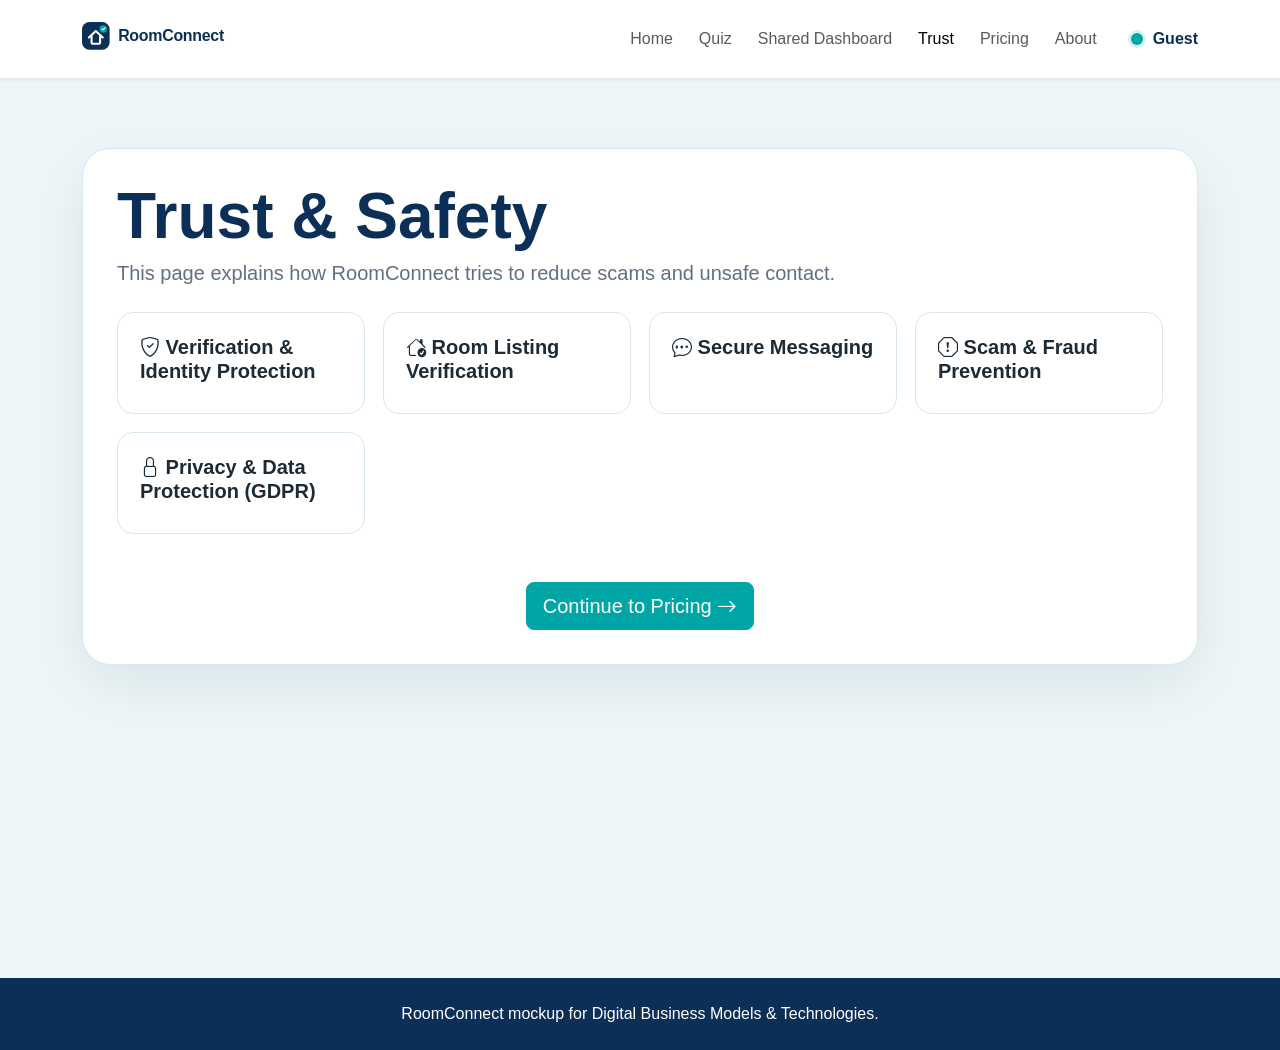
<file: trust-safety.html>
<!DOCTYPE html>
<html lang="en">
<head>
  <meta charset="UTF-8">
  <meta name="viewport" content="width=device-width, initial-scale=1.0">
  <meta name="keywords" content="RoomConnect trust safety verification privacy">
  <title>RoomConnect | Trust & Safety</title>

  <link href="https://cdn.jsdelivr.net/npm/bootstrap@5.3.3/dist/css/bootstrap.min.css" rel="stylesheet">
  <link rel="stylesheet" href="https://cdn.jsdelivr.net/npm/bootstrap-icons@1.11.3/font/bootstrap-icons.css">
  <link rel="stylesheet" href="style.css">
</head>
<body>

  <nav class="navbar navbar-expand-lg navbar-light bg-white shadow-sm">
    <div class="container">
      <a class="navbar-brand brand-mark" href="index.html">
        <img src="roomconnect_nav.svg" alt="RoomConnect logo" class="brand-logo-full">
      </a>

      <button
        class="navbar-toggler"
        type="button"
        data-bs-toggle="collapse"
        data-bs-target="#mainNavbar"
        aria-controls="mainNavbar"
        aria-expanded="false"
        aria-label="Toggle navigation"
      >
        <span class="navbar-toggler-icon"></span>
      </button>

      <div class="collapse navbar-collapse" id="mainNavbar">
        <div class="navbar-nav ms-auto align-items-lg-center">
          <a class="nav-link" href="index.html">Home</a>
          <a class="nav-link" href="quiz.html">Quiz</a>
          <a class="nav-link" href="lessons.php">Shared Dashboard</a>
          <a class="nav-link active" href="trust-safety.html">Trust</a>
          <a class="nav-link" href="pricing.html">Pricing</a>
          <a class="nav-link" href="about.html">About</a>
          <div class="nav-user-inline ms-lg-3 mt-3 mt-lg-0">
            <span class="nav-user-dot"></span>
            <span class="nav-user-inline-name" id="navUserName">Guest</span>
          </div>
        </div>
      </div>
    </div>
  </nav>

  <main class="section-padding bg-soft min-vh-100">
    <div class="container">
      <div class="content-card">
        <h1>Trust &amp; Safety</h1>
        <p class="lead">This page explains how RoomConnect tries to reduce scams and unsafe contact.</p>

        <div class="beginner-grid mt-4">

          <div class="simple-card card-link" data-bs-toggle="collapse" data-bs-target="#verifyContent">
            <h2><i class="bi bi-shield-check"></i> Verification &amp; Identity Protection</h2>
          </div>
          <div id="verifyContent" class="collapse mt-2">
            <div class="card card-body">
              <p>RoomConnect verifies student identity using:</p>
              <ul>
                <li>University email authentication</li>
                <li>Optional student ID upload</li>
                <li>Account protection alerts</li>
              </ul>
            </div>
          </div>

          <div class="simple-card card-link" data-bs-toggle="collapse" data-bs-target="#listingContent">
            <h2><i class="bi bi-house-check"></i> Room Listing Verification</h2>
          </div>
          <div id="listingContent" class="collapse mt-2">
            <div class="card card-body">
              <p>Listings are checked for:</p>
              <ul>
                <li>Fake or reused photos</li>
                <li>Unrealistic prices</li>
                <li>Non-student landlords</li>
              </ul>
              <p>Verified listings receive a green badge.</p>
            </div>
          </div>

          <div class="simple-card card-link" data-bs-toggle="collapse" data-bs-target="#messagingContent">
            <h2><i class="bi bi-chat-dots"></i> Secure Messaging</h2>
          </div>
          <div id="messagingContent" class="collapse mt-2">
            <div class="card card-body">
              <p>Messages are monitored for:</p>
              <ul>
                <li>Scam keywords</li>
                <li>Phishing attempts</li>
                <li>Harassment or abusive language</li>
              </ul>
            </div>
          </div>

          <div class="simple-card card-link" data-bs-toggle="collapse" data-bs-target="#scamContent">
            <h2><i class="bi bi-exclamation-octagon"></i> Scam &amp; Fraud Prevention</h2>
          </div>
          <div id="scamContent" class="collapse mt-2">
            <div class="card card-body">
              <p>RoomConnect uses automated tools to detect:</p>
              <ul>
                <li>Advance-fee scams</li>
                <li>Fake payment requests</li>
                <li>Suspicious account behavior</li>
              </ul>
            </div>
          </div>

          <div class="simple-card card-link" data-bs-toggle="collapse" data-bs-target="#privacyContent">
            <h2><i class="bi bi-lock"></i> Privacy &amp; Data Protection (GDPR)</h2>
          </div>
          <div id="privacyContent" class="collapse mt-2">
            <div class="card card-body">
              <p>Your data is protected under GDPR. RoomConnect:</p>
              <ul>
                <li>Does not sell personal data</li>
                <li>Encrypts sensitive information</li>
                <li>Allows full data deletion on request</li>
              </ul>
            </div>
          </div>

        </div>

        <div class="text-center mt-5">
         <a href="pricing.html" class="btn btn-teal btn-lg">
    Continue to Pricing <i class="bi bi-arrow-right"></i>
</a>
        </div>

      </div>
    </div>
  </main>

  <footer class="site-footer">
    <div class="container">
      <p>RoomConnect mockup for Digital Business Models &amp; Technologies.</p>
    </div>
  </footer>

  <script>
    (function () {
      const navUserName = document.getElementById("navUserName");
      if (!navUserName) return;

      const savedName = document.cookie
        .split("; ")
        .find((row) => row.startsWith("roomconnect_name="));

      if (savedName) {
        const name = decodeURIComponent(savedName.split("=")[1]);
        if (name) navUserName.textContent = name;
      }
    })();
  </script>
  <script src="https://cdn.jsdelivr.net/npm/bootstrap@5.3.3/dist/js/bootstrap.bundle.min.js"></script>
</body>
</html>
</file>
<file: style.css>
:root {
    --primary-blue: #0b2f57;
    --secondary-blue: #174a7c;
    --teal: #00a6a6;
    --teal-dark: #008080;
    --soft-bg: #eef7f8;
    --light-card: #ffffff;
    --text-dark: #1c2b36;
    --text-muted: #617080;
    --border-light: #d8e7ea;
    --success-green: #198754;
    --error-red: #b02a37;
}

body {
    margin: 0;
    font-family: Arial, Helvetica, sans-serif;
    color: var(--text-dark);
    background-color: #ffffff;
}

h1,
h2,
h3 {
    color: var(--primary-blue);
    font-weight: 800;
}

h1 {
    font-size: clamp(2.2rem, 5vw, 4.3rem);
    line-height: 1.05;
}

h2 {
    font-size: clamp(1.6rem, 3vw, 2.3rem);
}

p {
    color: var(--text-muted);
}

a {
    text-decoration: none;
}

.text-primary-blue {
    color: var(--primary-blue) !important;
}

.hero-section {
    padding: 90px 0;
    background:
        radial-gradient(circle at top right, rgba(0, 166, 166, 0.18), transparent 35%),
        linear-gradient(135deg, #f8fcfd 0%, #eef7f8 100%);
}

.section-padding {
    padding: 70px 0;
}

.bg-soft {
    background-color: var(--soft-bg);
}

.content-card,
.hero-card {
    background-color: var(--light-card);
    border: 1px solid var(--border-light);
    border-radius: 28px;
    box-shadow: 0 20px 60px rgba(11, 47, 87, 0.09);
    padding: 34px;
}

.hero-card {
    position: relative;
}

.score-circle {
    width: 125px;
    height: 125px;
    display: flex;
    align-items: center;
    justify-content: center;
    margin-bottom: 25px;
    border-radius: 50%;
    color: white;
    background: linear-gradient(135deg, var(--primary-blue), var(--teal));
    font-size: 2.1rem;
    font-weight: 800;
}

.trust-badge,
.verified-badge {
    background-color: rgba(0, 166, 166, 0.12);
    color: var(--teal-dark);
    border: 1px solid rgba(0, 166, 166, 0.3);
}

.btn-teal {
    color: #ffffff;
    background-color: var(--teal);
    border-color: var(--teal);
}

.btn-teal:hover,
.btn-teal:focus {
    color: #ffffff;
    background-color: var(--teal-dark);
    border-color: var(--teal-dark);
}

.btn-outline-primary-blue {
    color: var(--primary-blue);
    border-color: var(--primary-blue);
}

.btn-outline-primary-blue:hover,
.btn-outline-primary-blue:focus {
    color: #ffffff;
    background-color: var(--primary-blue);
    border-color: var(--primary-blue);
}

.mini-metric,
.check-item {
    display: flex;
    align-items: center;
    justify-content: space-between;
    gap: 16px;
    padding: 16px 0;
    border-top: 1px solid var(--border-light);
}

.mini-metric strong {
    color: var(--primary-blue);
    font-size: 1.2rem;
}

.gate-form {
    margin-top: 25px;
}

.form-message {
    font-weight: 700;
}

.form-message.success {
    color: var(--success-green);
}

.form-message.error {
    color: var(--error-red);
}

.checklist {
    display: grid;
    gap: 15px;
}

.check-item {
    justify-content: flex-start;
    padding: 18px;
    background-color: #ffffff;
    border: 1px solid var(--border-light);
    border-radius: 18px;
}

.check-item p {
    margin: 0;
}

.check-icon,
.verified-icon {
    width: 34px;
    height: 34px;
    flex: 0 0 34px;
    display: inline-flex;
    align-items: center;
    justify-content: center;
    border-radius: 50%;
    color: #ffffff;
    background-color: var(--teal);
    font-weight: 800;
}

.form-section-title {
    color: var(--primary-blue);
    font-size: 1.25rem;
    font-weight: 800;
    margin-bottom: 15px;
}

.role-toggle {
    display: grid;
    grid-template-columns: repeat(2, 1fr);
    gap: 12px;
}

.role-toggle input {
    position: absolute;
    opacity: 0;
}

.role-toggle label {
    padding: 18px;
    border: 2px solid var(--border-light);
    border-radius: 16px;
    color: var(--primary-blue);
    background-color: #ffffff;
    font-weight: 700;
    text-align: center;
    cursor: pointer;
    transition: all 0.2s ease;
}

.role-toggle input:checked + label {
    border-color: var(--teal);
    background-color: rgba(0, 166, 166, 0.12);
}

.slider-card {
    margin-top: 18px;
    padding: 20px;
    border: 1px solid var(--border-light);
    border-radius: 18px;
    background-color: #fbfeff;
}

.range-row {
    display: grid;
    grid-template-columns: 120px 1fr 160px;
    align-items: center;
    gap: 16px;
    color: var(--text-muted);
    font-size: 0.95rem;
}

.form-range::-webkit-slider-thumb {
    background-color: var(--teal);
}

.form-range::-moz-range-thumb {
    background-color: var(--teal);
}

.dashboard-grid {
    display: grid;
    grid-template-columns: 1fr 1fr;
    gap: 22px;
}

.verified-panel,
.value-panel,
.premium-box {
    padding: 26px;
    border-radius: 22px;
    border: 1px solid var(--border-light);
    background-color: #fbfeff;
}

.premium-box {
    border-color: rgba(0, 166, 166, 0.4);
    background: linear-gradient(135deg, #ffffff 0%, #e9fbfb 100%);
}

.premium-price {
    color: var(--primary-blue);
    font-size: 1.6rem;
    font-weight: 800;
}

.trust-row {
    display: flex;
    flex-wrap: wrap;
    gap: 8px;
}

.score-grid {
    display: grid;
    grid-template-columns: repeat(4, 1fr);
    gap: 16px;
    margin-top: 18px;
}

.score-card {
    padding: 22px;
    border-radius: 18px;
    background-color: #ffffff;
    border: 1px solid var(--border-light);
}

.score-card span,
.score-card small {
    display: block;
    color: var(--text-muted);
}

.score-card strong {
    display: block;
    margin: 8px 0;
    color: var(--teal-dark);
    font-size: 2rem;
}

.site-footer {
    padding: 24px 0;
    text-align: center;
    background-color: var(--primary-blue);
}

.site-footer p {
    margin: 0;
    color: #ffffff;
}

.app-flow-section {
    background-color: #f8f7f2;
}

.flow-kicker {
    margin-bottom: 24px;
    color: var(--text-muted);
    font-weight: 700;
}

.website-structure-section {
    background-color: #f8f7f2;
}

.structure-grid {
    display: grid;
    grid-template-columns: repeat(4, 1fr);
    gap: 26px;
    margin-top: 24px;
}

.structure-card {
    display: flex;
    align-items: flex-start;
    gap: 16px;
    min-height: 110px;
    padding: 22px;
    border: 1px solid #ddd8ce;
    border-radius: 14px;
    color: var(--text-dark);
    background-color: #ffffff;
    box-shadow: 0 8px 18px rgba(11, 47, 87, 0.08);
}

.structure-card:hover {
    color: var(--text-dark);
    border-color: var(--teal);
}

.structure-card h3,
.simple-card h2,
.price-card h2 {
    margin-bottom: 8px;
    color: var(--text-dark);
    font-size: 1.25rem;
}

.structure-card p {
    margin: 0;
    font-size: 0.95rem;
}

.number-circle {
    width: 38px;
    height: 38px;
    flex: 0 0 38px;
    display: inline-flex;
    align-items: center;
    justify-content: center;
    border-radius: 50%;
    color: #ffffff;
    background-color: var(--teal);
    font-weight: 800;
}

.blue-circle {
    background-color: #4d7faf;
}

.core-message {
    margin-top: 44px;
    padding: 22px;
    border-left: 6px solid var(--teal);
    border-radius: 10px;
    color: var(--text-dark);
    background-color: #dff3ef;
}

.beginner-grid,
.pricing-grid {
    display: grid;
    grid-template-columns: repeat(4, 1fr);
    gap: 18px;
}

.simple-card,
.price-card {
    padding: 22px;
    border: 1px solid var(--border-light);
    border-radius: 16px;
    background-color: #ffffff;
}

.price {
    color: var(--teal-dark);
    font-size: 2rem;
    font-weight: 800;
}

.premium-card {
    border: 2px solid var(--teal);
    background-color: #f0fbfa;
}

.app-flow-grid {
    display: grid;
    grid-template-columns: repeat(5, 1fr);
    gap: 28px;
    align-items: stretch;
}

.phone-step {
    display: block;
    padding: 18px;
    border: 1px solid #dedbd2;
    border-radius: 18px;
    color: var(--text-dark);
    background-color: #ffffff;
    box-shadow: 0 12px 26px rgba(11, 47, 87, 0.08);
    text-align: center;
    transition: transform 0.2s ease, box-shadow 0.2s ease;
}

.phone-step:hover {
    color: var(--text-dark);
    transform: translateY(-4px);
    box-shadow: 0 18px 36px rgba(11, 47, 87, 0.12);
}

.phone-step p {
    margin: 14px 0 0;
    font-size: 0.9rem;
    font-weight: 700;
}

.phone-screen {
    min-height: 235px;
    display: flex;
    flex-direction: column;
    align-items: center;
    justify-content: center;
    gap: 18px;
    padding: 18px;
    border: 1px solid #dedbd2;
    border-radius: 12px;
    background-color: #fbfaf6;
}

.phone-screen h3 {
    margin: 0;
    font-size: 1.1rem;
}

.quiz-screen {
    background-color: #d7ebe5;
}

.matches-screen {
    background-color: #efe5d7;
}

.mini-progress {
    width: 65%;
    height: 4px;
    border-radius: 20px;
    background-color: rgba(0, 166, 166, 0.2);
}

.mini-progress span {
    display: block;
    width: 38%;
    height: 100%;
    border-radius: 20px;
    background-color: var(--teal);
}

.phone-pill,
.match-percent,
.chat-dot {
    display: inline-flex;
    align-items: center;
    justify-content: center;
    min-width: 58px;
    min-height: 38px;
    padding: 8px 14px;
    border-radius: 12px;
    color: #ffffff;
    background-color: var(--teal);
    font-weight: 800;
}

.chat-dot {
    min-width: 42px;
    min-height: 42px;
    border-radius: 50%;
}

.match-grid {
    display: grid;
    grid-template-columns: 1.2fr 1fr 1fr;
    gap: 18px;
}

.match-card,
.wishlist-item,
.wishlist-note {
    padding: 24px;
    border: 1px solid var(--border-light);
    border-radius: 22px;
    background-color: #ffffff;
}

.featured-match {
    background: linear-gradient(135deg, #ffffff 0%, #e9fbfb 100%);
}

.match-score {
    width: 76px;
    height: 76px;
    display: flex;
    align-items: center;
    justify-content: center;
    margin-bottom: 18px;
    border-radius: 50%;
    color: #ffffff;
    background: linear-gradient(135deg, var(--primary-blue), var(--teal));
    font-size: 1.35rem;
    font-weight: 800;
}

.simple-list {
    margin: 18px 0;
    padding-left: 20px;
    color: var(--text-muted);
}

.simple-list li {
    margin-bottom: 8px;
}

.wishlist-board {
    display: grid;
    gap: 16px;
}

.wishlist-item {
    display: flex;
    align-items: center;
    justify-content: space-between;
    gap: 18px;
}

.wishlist-item h2,
.wishlist-note h2 {
    font-size: 1.35rem;
}

.wishlist-item strong {
    color: var(--teal-dark);
    font-size: 2rem;
}

.chat-window {
    display: grid;
    gap: 14px;
    max-height: 430px;
    overflow-y: auto;
    padding: 22px;
    border-radius: 22px;
    background-color: #f7fbfc;
    border: 1px solid var(--border-light);
}

.chat-message {
    max-width: 82%;
    padding: 16px;
    border-radius: 18px;
}

.chat-message p {
    margin: 6px 0 0;
}

.host-message {
    background-color: #ffffff;
    border: 1px solid var(--border-light);
}

.student-message {
    justify-self: end;
    color: #ffffff;
    background-color: var(--teal);
}

.student-message p,
.student-message strong {
    color: #ffffff;
}

.chat-input-row {
    display: grid;
    grid-template-columns: 1fr auto;
    gap: 12px;
}

.support-note {
    padding: 16px;
    border-left: 5px solid var(--teal);
    border-radius: 12px;
    background-color: #eefafa;
}

.support-grid {
    display: grid;
    grid-template-columns: repeat(4, 1fr);
    gap: 18px;
}

.support-card {
    display: block;
    padding: 24px;
    border: 1px solid var(--border-light);
    border-radius: 20px;
    color: var(--text-dark);
    background-color: #ffffff;
    box-shadow: 0 12px 28px rgba(11, 47, 87, 0.08);
}

.support-card:hover {
    color: var(--text-dark);
    border-color: var(--teal);
}

.support-card h3 {
    font-size: 1.2rem;
}

.pipeline-grid {
    display: grid;
    grid-template-columns: repeat(5, 1fr);
    gap: 16px;
}

.pipeline-step {
    padding: 22px;
    border: 1px solid var(--border-light);
    border-radius: 18px;
    background-color: #ffffff;
    text-align: center;
}

.pipeline-step span {
    width: 38px;
    height: 38px;
    display: inline-flex;
    align-items: center;
    justify-content: center;
    margin-bottom: 12px;
    border-radius: 50%;
    color: #ffffff;
    background-color: var(--teal);
    font-weight: 800;
}

.pipeline-step h3 {
    font-size: 1.1rem;
}

.roommate-results-grid {
    display: grid;
    grid-template-columns: repeat(3, 1fr);
    gap: 18px;
}

.roommate-card,
.dashboard-panel,
.room-card {
    padding: 24px;
    border: 1px solid var(--border-light);
    border-radius: 22px;
    background-color: #ffffff;
}

.roommate-card {
    position: relative;
}

.roommate-score {
    display: inline-flex;
    align-items: center;
    justify-content: center;
    width: 72px;
    height: 72px;
    margin-bottom: 14px;
    border-radius: 50%;
    color: #ffffff;
    background: linear-gradient(135deg, var(--primary-blue), var(--teal));
    font-size: 1.35rem;
    font-weight: 800;
}

.avatar-placeholder {
    position: absolute;
    top: 24px;
    right: 24px;
    width: 42px;
    height: 42px;
    display: inline-flex;
    align-items: center;
    justify-content: center;
    border-radius: 50%;
    color: var(--text-muted);
    background-color: #edf2f4;
    font-size: 0.85rem;
    font-weight: 800;
}

.accepted-state {
    padding: 24px;
    border-left: 6px solid var(--success-green);
    border-radius: 18px;
    background-color: #eaf7ee;
}

.split-dashboard {
    display: grid;
    grid-template-columns: 1fr 1fr;
    gap: 22px;
    align-items: start;
}

.agreement-summary {
    display: flex;
    flex-wrap: wrap;
    gap: 8px;
}

.compact-scores {
    grid-template-columns: repeat(2, 1fr);
}

.compact-scores .score-card {
    padding: 16px;
}

.room-grid {
    display: grid;
    gap: 16px;
}

.room-card {
    display: grid;
    gap: 8px;
}

.room-card strong {
    color: var(--primary-blue);
    font-size: 1.25rem;
}

.landlord-overlay {
    position: fixed;
    inset: 0;
    z-index: 1000;
    display: flex;
    align-items: center;
    justify-content: center;
    padding: 20px;
    background-color: rgba(11, 47, 87, 0.75);
}

.landlord-box {
    width: min(560px, 100%);
    padding: 36px;
    border-radius: 24px;
    background-color: #ffffff;
    text-align: center;
    box-shadow: 0 24px 80px rgba(0, 0, 0, 0.25);
}

.success-icon {
    width: 72px;
    height: 72px;
    display: inline-flex;
    align-items: center;
    justify-content: center;
    margin-bottom: 16px;
    border-radius: 50%;
    color: #ffffff;
    background-color: var(--success-green);
    font-size: 2rem;
    font-weight: 800;
}

/* ===== NAVBAR WITH BURGER ===== */

.navbar {
    min-height: 78px;
    padding: 0;
}

.navbar .container {
    min-height: 78px;
    display: flex;
    align-items: center;
    gap: 20px;
}

.brand-mark {
    display: flex;
    align-items: center;
    color: var(--primary-blue);
}

.brand-mark:hover {
    color: var(--primary-blue);
}

.brand-logo-full {
    display: block;
    height: 34px;
    width: auto;
    max-width: 220px;
}

.navbar-brand {
    display: flex;
    align-items: center;
    margin-right: 16px;
    padding-top: 0;
    padding-bottom: 0;
}

.navbar-toggler {
    border: 1px solid var(--border-light);
    padding: 6px 10px;
}

.navbar-toggler:focus {
    box-shadow: none;
    border-color: var(--teal);
}

.navbar-collapse {
    flex-grow: 1;
}

.navbar-nav {
    display: flex;
    align-items: center;
    gap: 10px;
}

.navbar-nav .nav-link {
    display: flex;
    align-items: center;
    white-space: nowrap;
    min-height: 78px;
    padding: 0;
}

.nav-login-btn {
    border-width: 1.5px;
    border-radius: 12px;
    padding: 8px 16px;
    font-weight: 700;
    line-height: 1.2;
}

.nav-user-inline {
    display: inline-flex;
    align-items: center;
    gap: 10px;
    white-space: nowrap;
    margin-left: 6px;
}

.nav-user-dot {
    width: 12px;
    height: 12px;
    display: inline-block;
    flex: 0 0 12px;
    border-radius: 50%;
    background-color: var(--teal);
    box-shadow: 0 0 0 3px rgba(0, 166, 166, 0.16);
}

.nav-user-inline-name {
    color: var(--primary-blue);
    font-size: 1rem;
    font-weight: 800 !important;
    line-height: 1;
}

/* ===== ABOUT INTRO ===== */

.about-intro {
    max-width: 1040px;
    margin-bottom: 30px;
}

.about-kicker {
    display: inline-block !important;
    margin-bottom: 16px !important;
    padding: 8px 14px !important;
    border-radius: 999px !important;
    background-color: rgba(0, 166, 166, 0.10) !important;
    border: 1px solid rgba(0, 166, 166, 0.22) !important;
    color: var(--teal-dark) !important;
    font-size: 0.88rem !important;
    font-weight: 700 !important;
    line-height: 1 !important;
}

.content-card.about-page h1 {
    font-size: clamp(2.15rem, 3.6vw, 3.35rem);
    line-height: 1.04;
    letter-spacing: -0.03em;
    margin-bottom: 18px;
    max-width: 980px;
}

.content-card.about-page .lead {
    max-width: 1040px;
    margin-bottom: 0;
    font-size: 1.04rem;
    line-height: 1.62;
    font-weight: 500;
    color: #5a6a7d;
}

.content-card.about-page .simple-card {
    height: 100%;
    padding: 24px 22px 22px;
    border-radius: 20px;
    background-color: #fcfdfd;
}

.content-card.about-page .simple-card h2 {
    margin-bottom: 12px;
    font-size: 1.35rem;
    line-height: 1.2;
    color: var(--text-dark);
}

.content-card.about-page .simple-card p {
    margin-bottom: 12px;
    font-size: 0.98rem;
    line-height: 1.66;
    color: #394b5d;
}

.content-card.about-page .simple-card p:last-child {
    margin-bottom: 0;
}

.content-card.about-page .value-card {
    padding: 20px 18px 18px;
}

.content-card.about-page .value-card h2 {
    font-size: 1.16rem;
    margin-bottom: 8px;
}

.content-card.about-page .value-card p {
    font-size: 0.94rem;
    line-height: 1.58;
}

.content-card.about-page .core-message {
    margin-top: 28px;
    padding: 20px 22px;
    border-radius: 16px;
    border-left: 6px solid var(--teal);
    background-color: #e4f5f2;
    font-size: 1rem;
    line-height: 1.68;
}

@media screen and (max-width: 991.98px) {
    .navbar,
    .navbar .container {
        min-height: 70px;
    }

    .brand-logo-full {
        height: 30px;
        max-width: 190px;
    }

    .navbar-collapse {
        width: 100%;
        margin-top: 10px;
        padding: 8px 0 12px;
    }

    .navbar-nav {
        align-items: flex-start;
        gap: 0;
    }

    .navbar-nav .nav-link {
        min-height: auto;
        width: 100%;
        padding: 10px 0;
        font-size: 1rem;
    }

    .nav-login-btn,
    .nav-user-inline {
        width: 100%;
        justify-content: flex-start;
        margin-top: 10px;
    }

    .hero-section {
        padding: 60px 0;
    }

    .dashboard-grid,
    .score-grid,
    .app-flow-grid,
    .match-grid,
    .structure-grid,
    .beginner-grid,
    .pricing-grid,
    .pipeline-grid,
    .roommate-results-grid,
    .split-dashboard,
    .support-grid {
        grid-template-columns: 1fr 1fr;
    }

    .range-row {
        grid-template-columns: 1fr;
        gap: 8px;
    }

    .content-card.about-page {
        padding: 32px 26px 38px;
    }

    .content-card.about-page h1 {
        font-size: clamp(2rem, 5vw, 2.9rem);
    }
}

@media screen and (max-width: 600px) {
    .content-card,
    .hero-card {
        padding: 24px;
        border-radius: 20px;
    }

    .role-toggle,
    .dashboard-grid,
    .score-grid,
    .app-flow-grid,
    .match-grid,
    .structure-grid,
    .beginner-grid,
    .pricing-grid,
    .pipeline-grid,
    .roommate-results-grid,
    .split-dashboard,
    .compact-scores,
    .support-grid,
    .chat-input-row {
        grid-template-columns: 1fr;
    }

    .brand-logo-full {
        height: 26px;
        max-width: 160px;
    }

    .navbar .container {
        padding-top: 12px;
        padding-bottom: 12px;
    }

    .navbar-nav .nav-link {
        font-size: 0.96rem;
    }

    .phone-screen {
        min-height: 190px;
    }

    .wishlist-item {
        align-items: flex-start;
        flex-direction: column;
    }

    .chat-message {
        max-width: 100%;
    }

    .content-card.about-page h1 {
        font-size: 1.95rem;
    }

    .content-card.about-page .lead {
        font-size: 1rem;
    }
}
</file>
